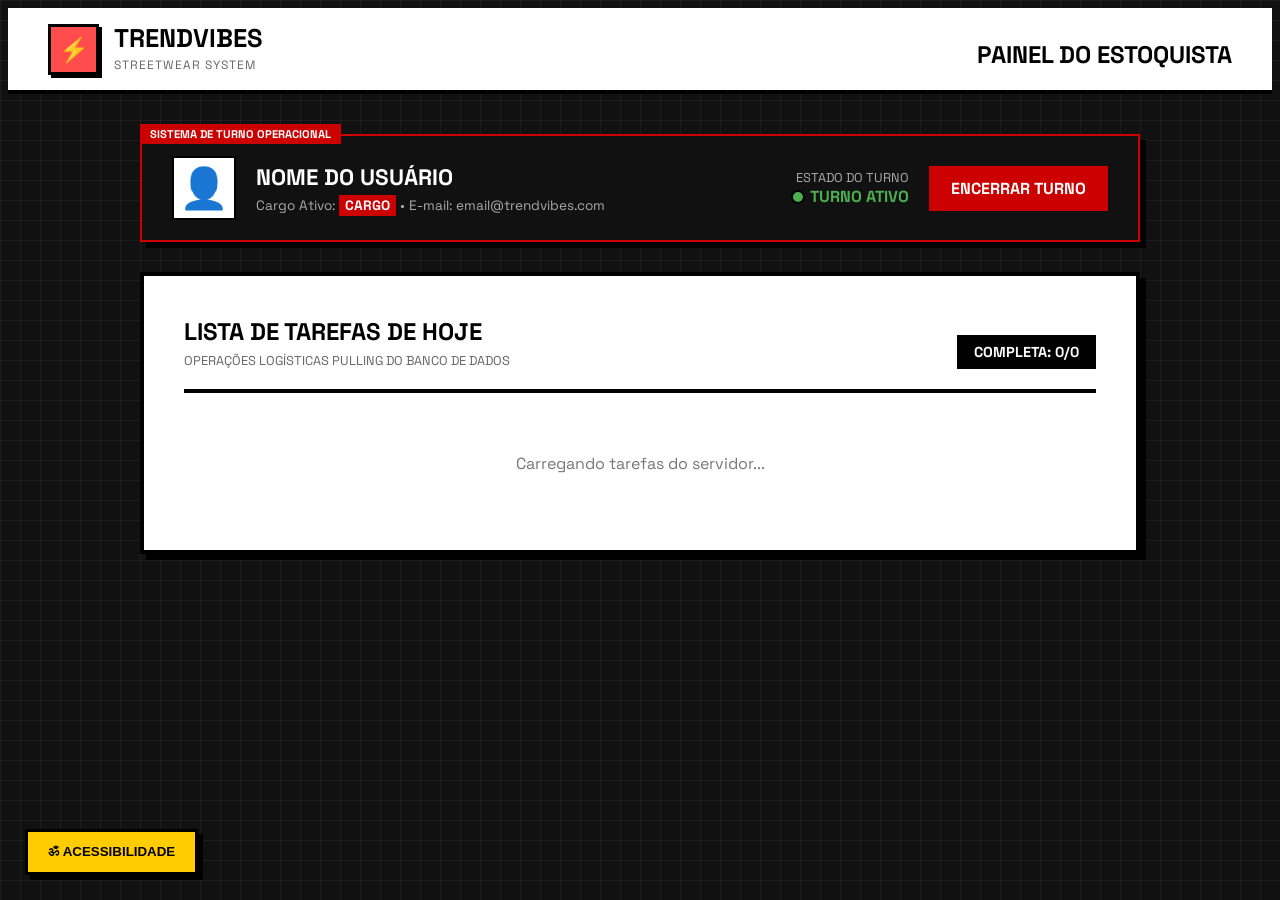
<file: frontend/estoquista.html>
﻿<!DOCTYPE html>
<html lang="pt-BR">
<head>
    <meta charset="UTF-8">
    <meta name="viewport" content="width=device-width, initial-scale=1.0">
    <title>Painel do Estoquista | TrendVibes</title>
    <link rel="stylesheet" href="style.css">
    <link href="https://fonts.googleapis.com/css2?family=JetBrains+Mono:wght@400;700&family=Space+Grotesk:wght@400;600;700;900&display=swap" rel="stylesheet">
    <script src="config.js"></script>
</head>
<body class="dark-grid-bg">

    <!-- Header Global -->
    <header class="main-header">
        <div class="logo">
            <div class="logo-icon">⚡</div>
            <div class="logo-text">
                <h1>TRENDVIBES</h1>
                <span>STREETWEAR SYSTEM</span>
            </div>
        </div>
        <div class="header-info"><h1>PAINEL DO ESTOQUISTA</h1></div>
    </header>

    <main class="system-container" style="max-width: 1000px;">
    
    <div class="user-turn-card">
        <span class="turn-label">SISTEMA DE TURNO OPERACIONAL</span>
        
        <div class="user-info-wrapper">
            <div class="user-avatar">👤</div>
            <div class="user-details">
                <h2 id="perfilNome">NOME DO USUÁRIO</h2>
                <p>Cargo Ativo: <span id="perfilCargo" class="badge-red">CARGO</span> • E-mail: <span id="perfilEmail">email@trendvibes.com</span></p>
            </div>
        </div>
        
        <div class="turn-actions">
            <div class="turn-status">
                <span>ESTADO DO TURNO</span>
                <button id="status-toggle" class="btn-status" onclick="toggleTurnStatus()">
                    <span class="status-dot dot-green"></span> 
                    <span id="status-text">TURNO ATIVO</span>
                </button>
            </div>
            <a href="login.html" class="btn-end-turn">ENCERRAR TURNO</a>
        </div>
    </div>

    <div class="neo-box box-white" style="padding: 40px;">
        <div class="task-header-row">
            <div>
                <h2 class="box-title" style="border: none; margin: 0; padding: 0; font-size: 1.5rem;">LISTA DE TAREFAS DE HOJE</h2>
                <p class="box-subtitle" style="margin: 5px 0 0 0;">OPERAÇÕES LOGÍSTICAS PULLING DO BANCO DE DADOS</p>
            </div>
            <div class="task-counter">COMPLETA: <span id="contador-tarefas">0/0</span></div>
        </div>
        
        <hr class="heavy-hr">

        <div id="lista-tarefas">
            <p style="text-align: center; color: #777; padding: 20px;">Carregando tarefas do servidor...</p>
        </div>
        
    </div>
</main>

    <!-- Acessibilidade -->
    <button id="accessibility-btn" class="btn-accessibility" aria-label="Abrir painel de acessibilidade">
        <span class="acc-icon">ॐ</span> ACESSIBILIDADE
    </button>
    
    <div id="accessibility-panel" class="accessibility-drawer hidden">
        <div class="acc-header">
            <h3>ॐ FERRAMENTAS ACESSÍVEIS</h3>
            <button id="close-accessibility" class="close-btn">X</button>
        </div>
        <div class="acc-content">
            
            <div class="acc-section">
                <h4>TAMANHO DOS TEXTOS</h4>
                <div class="acc-buttons-row">
                    <button id="font-decrease">A-</button>
                    <button id="font-reset">NORMAL</button>
                    <button id="font-increase">A+</button>
                </div>
            </div>

            <div class="acc-section">
                <h4>MODO DE VISUALIZAÇÃO</h4>
                <button id="toggle-contrast" class="acc-btn-full">👁️ ATIVAR ALTO CONTRASTE</button>
            </div>

            <div class="acc-section">
                <h4>FONTE ACESSÍVEL (DISLEXIA)</h4>
                <button id="toggle-dyslexia" class="acc-btn-full">📄 FONTE PARA DISLEXIA</button>
            </div>

            <div class="acc-section">
                <h4>LEITOR DE TELA (TTS)</h4>
                <button id="toggle-tts" class="acc-btn-full">🔊 ATIVAR NARRADOR</button>
            </div>

        </div>
    </div>

    <script src="acessibilidade.js"></script>
  <script>
    // ==========================================
    // FUNÇÃO PARA CARREGAR OS DADOS DO USUÁRIO LOGADO
    // ==========================================
    function carregarDadosUsuario() {
            const usuarioSalvo = localStorage.getItem('usuarioLogado');
            if (!usuarioSalvo) return;
            
            const dadosUsuario = JSON.parse(usuarioSalvo);
            
            document.getElementById('perfilNome').innerText = dadosUsuario.nome.toUpperCase();
            document.getElementById('perfilCargo').innerText = dadosUsuario.cargo.toUpperCase();
            
            const emailSeguro = dadosUsuario.email ? dadosUsuario.email : "email-pendente@trendvibes.com";
            document.getElementById('perfilEmail').innerText = emailSeguro.toLowerCase();

            const btn = document.getElementById('status-toggle');
            const dot = btn.querySelector('.status-dot');
            const text = document.getElementById('status-text');

            if (dadosUsuario.turnoStatus === 'AUSENTE') {
                btn.classList.add('ausente');
                dot.className = 'status-dot dot-yellow';
                text.innerText = 'AUSENTE';
            } else {
                btn.classList.remove('ausente');
                dot.className = 'status-dot dot-green';
                text.innerText = 'TURNO ATIVO';
            }
        }

    // ==========================================
    // BUSCAR TAREFAS DO BANCO
    // ==========================================
    async function carregarTarefas() {
        try {
            const resposta = await fetch(`${window.API_BASE_URL}/api/tarefas`);
            const tarefas = await resposta.json();
            
            const container = document.getElementById('lista-tarefas');
            container.innerHTML = ''; 

            let total = tarefas.length;
            let concluidas = 0;

            tarefas.forEach(tarefa => {
                if(tarefa.status) concluidas++; 

                const card = document.createElement('div');
                card.className = 'task-card';
                if(tarefa.status) card.style.opacity = '0.7';

                card.innerHTML = `
                    <div class="task-info">
                        <h3 style="${tarefa.status ? 'text-decoration: line-through; color: #888;' : ''}">
                            ${tarefa.titulo} 
                            <span class="badge-${tarefa.prioridade.toLowerCase()}">${tarefa.prioridade}</span>
                        </h3>
                        <p style="${tarefa.status ? 'color: #aaa;' : ''}">${tarefa.descricao}</p>
                    </div>
                    <input type="checkbox" ${tarefa.status ? 'checked' : ''} onchange="atualizarStatus(${tarefa.id}, this)">
                `;
                container.appendChild(card);
            });

                document.getElementById('contador-tarefas').innerText = `${concluidas}/${total}`;            
        } catch (erro) {
            console.error("Erro ao carregar tarefas:", erro);
        }
    }

    // ==========================================
    // ATUALIZAR STATUS COM NOME DO USUÁRIO
    // ==========================================
    async function atualizarStatus(id, checkbox) {
        try {
            
            const usuarioSalvo = JSON.parse(localStorage.getItem('usuarioLogado'));
            
            await fetch(`${window.API_BASE_URL}/api/tarefas/${id}`, {
                method: 'PUT',
                headers: { 'Content-Type': 'application/json' },
                body: JSON.stringify({ 
                    status: checkbox.checked,
                    nomeConcluinte: usuarioSalvo.nome 
                })
            });
            carregarTarefas(); 
        } catch (erro) {
            console.error("Erro ao atualizar status:", erro);
        }
    }

   // ==========================================
        // ALTERNÂNCIA DE STATUS DO TURNO (COM MEMÓRIA)
        // ==========================================
        async function toggleTurnStatus() {
            const btn = document.getElementById('status-toggle');
            const dot = btn.querySelector('.status-dot');
            const text = document.getElementById('status-text');
            
            const user = JSON.parse(localStorage.getItem('usuarioLogado'));
            if (!user) return;

            const isAtivo = !btn.classList.contains('ausente');
            const novoStatus = isAtivo ? 'AUSENTE' : 'ATIVO'; 

            try {
                // 1. Atualiza no Banco de Dados (C#)
                await fetch(`${window.API_BASE_URL}/api/turno`, {
                    method: 'PUT',
                    headers: { 'Content-Type': 'application/json' },
                    body: JSON.stringify({ colaboradorId: user.colaboradorId, status: novoStatus })
                });

                // 2. Muda a cor e o texto no ecrã
                if (novoStatus === 'ATIVO') {
                    btn.classList.remove('ausente');
                    dot.className = 'status-dot dot-green';
                    text.innerText = 'TURNO ATIVO';
                } else {
                    btn.classList.add('ausente');
                    dot.className = 'status-dot dot-yellow';
                    text.innerText = 'AUSENTE';
                }

                // 3. AQUI ESTÁ A CORREÇÃO: Guarda na memória do navegador para resistir ao F5!
                user.turnoStatus = novoStatus;
                localStorage.setItem('usuarioLogado', JSON.stringify(user));

                // Se for o painel do Gerente, atualiza a lista de colaboradores na hora
                if (typeof carregarListaEquipe === "function") {
                    carregarListaEquipe();
                }
                
            } catch (erro) { 
                console.error("Erro ao mudar turno:", erro); 
            }
        }

    // ==========================================
    // INICIALIZAÇÃO ÚNICA
    // ==========================================
    window.onload = function() {
        carregarDadosUsuario();
        carregarTarefas();
    };
</script>
</body>
</html>
</file>
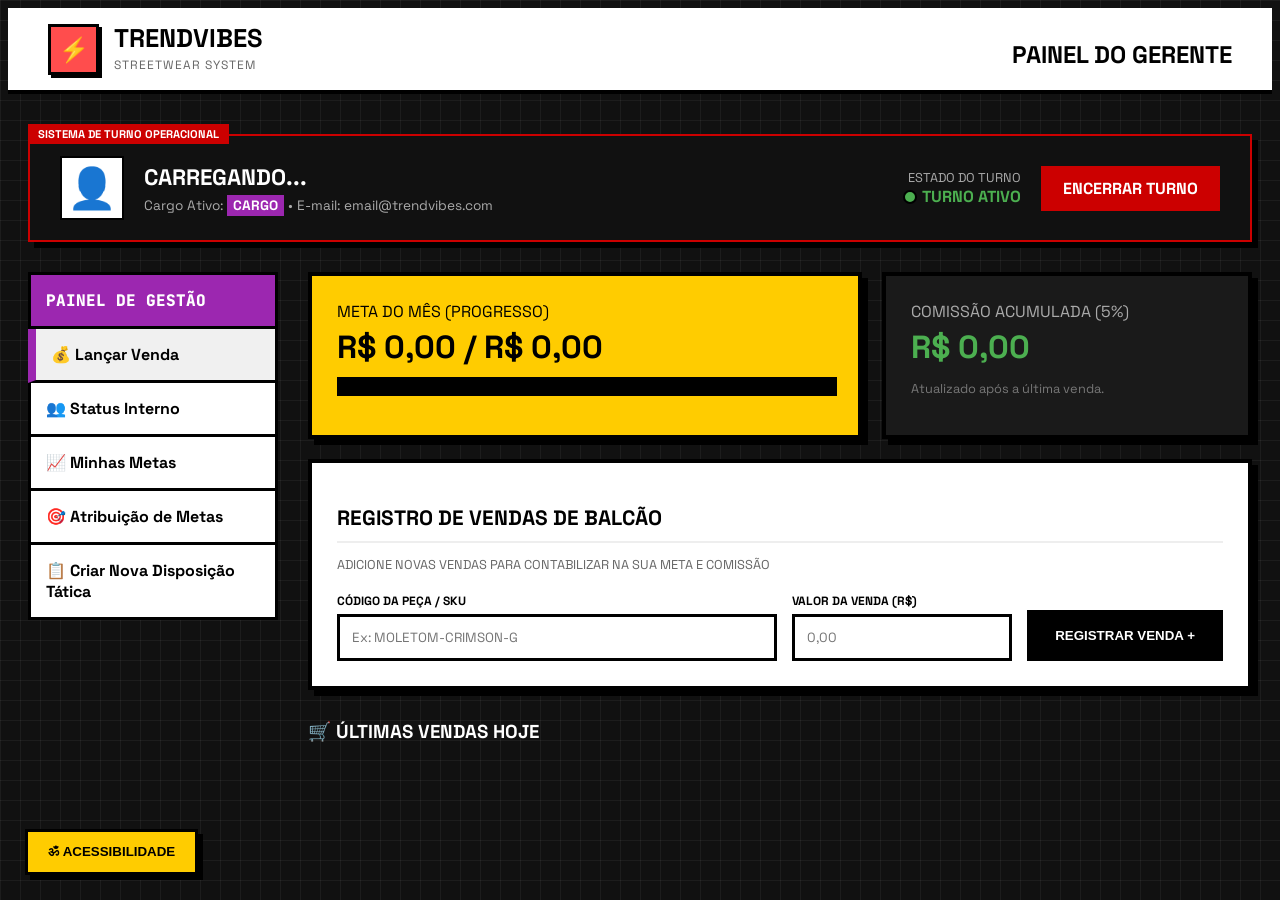
<file: frontend/gerente.html>
﻿<!DOCTYPE html>
<html lang="pt-BR">
<head>
    <meta charset="UTF-8">
    <meta name="viewport" content="width=device-width, initial-scale=1.0">
    <title>Painel Root (Gerência) | TrendVibes</title>
    <link rel="stylesheet" href="style.css">
    <link href="https://fonts.googleapis.com/css2?family=JetBrains+Mono:wght@400;700&family=Space+Grotesk:wght@400;600;700;900&display=swap" rel="stylesheet">
    <script src="config.js"></script>
</head>
<body class="dark-grid-bg">

    <header class="main-header">
        <div class="logo">
            <div class="logo-icon">⚡</div>
            <div class="logo-text"><h1>TRENDVIBES</h1><span>STREETWEAR SYSTEM</span></div>
        </div>
        <div class="header-info"><h1>PAINEL DO GERENTE</h1></div>
    </header>

    <main class="system-container">
        <div class="user-turn-card">
            <span class="turn-label">SISTEMA DE TURNO OPERACIONAL</span>
            <div class="user-info-wrapper">
                <div class="user-avatar">👤</div>
                <div class="user-details">
                    <h2 id="perfilNome">CARREGANDO...</h2>
<p>Cargo Ativo: <span id="perfilCargo" class="badge-purple">CARGO</span> • E-mail: <span id="perfilEmail">email@trendvibes.com</span></p>                </div>
            </div>
            
            <div class="turn-actions">
                <div class="turn-status">
                    <span>ESTADO DO TURNO</span>
                    <button id="status-toggle" class="btn-status" onclick="toggleTurnStatus()">
                        <span class="status-dot dot-green"></span> 
                        <span id="status-text">TURNO ATIVO</span>
                    </button>
                </div>
                <a href="login.html" class="btn-end-turn">ENCERRAR TURNO</a>
            </div>
        </div>

        <div class="system-grid">
            <aside class="system-sidebar">
                <div class="sidebar-title sidebar-title-purple">PAINEL DE GESTÃO</div>
                <ul class="sidebar-menu sidebar-menu-purple">
                    <li class="menu-item active" onclick="switchTab('vendas', this)">💰 Lançar Venda</li>
                    <li class="menu-item" onclick="switchTab('equipe', this)">👥 Status Interno</li>
                    <li class="menu-item" onclick="switchTab('metas', this)">📈 Minhas Metas</li>
                    <li class="menu-item" onclick="switchTab('atribuir', this)">🎯 Atribuição de Metas</li>
                    <li class="menu-item" onclick="switchTab('tatica', this)">📋 Criar Nova Disposição Tática</li>
                </ul>
            </aside>

            <section class="system-content">
                <div id="tab-vendas" class="tab-pane active">
                    <div class="quick-stats-row">
                        <div class="neo-box box-yellow">
                            <span>META DO MÊS (PROGRESSO)</span>
                            <h3 id="textoMeta">R$ 0,00 / R$ 0,00</h3>
                            <div class="progress-bar-dark">
                                <div id="barraMeta" class="progress-fill-dark" style="width: 0%;"></div>
                            </div>
                        </div>
                        <div class="neo-box box-dark">
                            <span style="color: #aaa;">COMISSÃO ACUMULADA (5%)</span>
                            <h3 id="textoComissao" style="color: #4caf50;">R$ 0,00</h3>
                            <p style="font-size: 0.8rem; color: #777;">Atualizado após a última venda.</p>
                        </div>
                    </div>

                    <div class="neo-box box-white" style="margin-top: 20px;">
                        <h2 class="box-title">REGISTRO DE VENDAS DE BALCÃO</h2>
                        <p class="box-subtitle">ADICIONE NOVAS VENDAS PARA CONTABILIZAR NA SUA META E COMISSÃO</p>
                        
                        <form id="form-venda" class="inline-form">
                            <div class="input-group">
                                <label>CÓDIGO DA PEÇA / SKU</label>
                                <input type="text" id="skuVenda" placeholder="Ex: MOLETOM-CRIMSON-G" required>
                            </div>
                            <div class="input-group">
                                <label>VALOR DA VENDA (R$)</label>
                                <input type="text" id="valorVenda" placeholder="0,00" required>
                            </div>
                            <button type="button" class="btn-black" onclick="registrarNovaVenda()">REGISTRAR VENDA +</button>
                        </form>
                    </div>

                    <div class="sales-list-container" style="margin-top: 30px;">
                        <h3 style="color: white; margin-bottom: 20px;">🛒 ÚLTIMAS VENDAS HOJE</h3>
                        <div id="listaHistoricoVendasGerente"></div>
                    </div>
                </div>

                <div id="tab-equipe" class="tab-pane">
                    <div class="neo-box box-white">
                        <h2 class="box-title">STATUS INTERNO DA EQUIPE</h2>
                        <p class="box-subtitle">MONITORAMENTO DETALHADO EM TEMPO REAL DO SISTEMA DE PONTO E TERMINAIS.</p>
                        
                        <div class="team-stats" id="statsEquipeCards"></div>

                        <div class="team-grid" id="listaEquipeStatus"></div>
                    </div>
                </div>

                <div id="tab-metas" class="tab-pane">
                    <div class="neo-box box-white">
                        <h2 class="box-title">PERFORMANCE DO MÊS - MAIO/2026</h2>
                        <p class="box-subtitle">ACOMPANHAMENTO DE METAS E ESTATÍSTICAS DA GERÊNCIA</p>
                        
                        <div class="neo-box box-yellow giant-card">
                            <span>META GLOBAL DO MÊS</span>
                           <div class="giant-values">
                                <h1 id="metaGiantValor">R$ 0,00</h1>
                                <span id="metaGiantMeta">/ R$ 0,00</span>
                            </div>
                            <div class="progress-bar-light">
                                <div id="metaGiantBarra" class="progress-fill-green" style="width: 0%;">0% ALCANÇADO</div>
                            </div>
                        </div>

                        <div class="three-cards-row">
                            <div class="neo-box box-dark">
                                <span style="color: #aaa; font-size: 0.8rem;">BÔNUS ACUMULADO</span>
                                <h3 id="metaComissao" style="color: #4caf50;">R$ 0,00</h3>
                                <p style="font-size: 0.75rem; color: #777;">Base atual calculada</p>
                            </div>
                            <div class="neo-box box-red">
                                <span style="color: #fff; font-size: 0.8rem;">FALTA PARA BATER A META</span>
                                <h3 id="metaFaltaNivel" style="color: #fff;">R$ 0,00</h3>
                                <p style="font-size: 0.75rem; color: #ffcccc;">Atingir o alvo financeiro</p>
                            </div>
                            <div class="neo-box box-white-outline">
                                <span class="summary-label">TICKET MÉDIO</span>
                                <h2 class="summary-value" id="valTicketMedio">R$ 0,00</h2>
                                <p style="font-size: 0.75rem; color: #555;">Média de valor por venda</p>
                            </div>
                        </div>
                    </div>
                </div>

                <div id="tab-atribuir" class="tab-pane">
                    <div class="neo-box box-white">
                        <h2 class="box-title">METAS DOS VENDEDORES GERAL</h2>
                        <p class="box-subtitle">ATRIBUA O ALVO FINANCEIRO E O BÔNUS PARA OS VENDEDORES.</p>
                        
                        <form id="form-atribuir-meta" class="tactical-form" style="margin-top: 30px;">
                            <div class="input-group">
                                <label>VENDEDOR</label>
                                <select id="metaColaboradorId" class="neo-input" required>
                                    <option value="">Carregando vendedores...</option>
                                </select>
                            </div>
                            <div class="input-group">
                                <label>ALVO FINANCEIRO GLOBAL (R$)</label>
                                <input type="number" id="metaValor" placeholder="Ex: 25000" class="neo-input" required>
                            </div>
                            <div class="input-group">
                                <label>% BÔNUS SOBRE FATURAMENTO</label>
                                <input type="number" id="metaBonus" placeholder="Ex: 5.0" class="neo-input" step="0.1" required>
                            </div>
                            <div class="full-width">
                                <button type="button" class="btn-full-black" onclick="salvarMetaEquipe()">SALVAR META</button>
                            </div>
                        </form>

                        <div class="goals-table-container" style="margin-top: 40px;">
                            <div class="list-title" style="display: flex; align-items: center; gap: 10px; font-weight: 900; color: #000; margin-bottom: 15px;">
                                <span style="width: 4px; height: 20px; background: var(--brand-red); display: inline-block;"></span> 
                                PAINEL DE PROGRESSO
                            </div>
                            
                            <div class="goals-header" style="display: grid; grid-template-columns: 2fr 2fr 1fr; font-weight: 900; font-family: var(--font-mono); border-bottom: 4px solid #000; padding-bottom: 10px; margin-bottom: 15px; font-size: 0.85rem;">
                                <div>VENDEDOR</div>
                                <div>PROGRESSO ATUAL</div>
                                <div style="text-align: right;">AÇÕES</div>
                            </div>

                            <div id="listaProgressoEquipe"></div>
                            
                        </div>
                    </div>
                </div>

                <div id="tab-tatica" class="tab-pane">
                    <div class="neo-box box-white">
                        <h2 class="box-title">CRIAR NOVA DISPOSIÇÃO TÁTICA</h2>
                        <p class="box-subtitle">AGENDAMENTO DE TAREFAS LOGÍSTICAS E OPERACIONAIS PARA A EQUIPE.</p>
                        
                        <form id="form-tarefa" class="tactical-form" style="margin-top: 30px;">
                            <div style="display: grid; grid-template-columns: 1fr 1fr; gap: 20px;">
                                <div class="input-group">
                                    <label>TÍTULO DA ATIVIDADE</label>
                                    <input type="text" id="tarefaTitulo" class="neo-input" placeholder="Ex: Organizar Cabides Central" required>
                                </div>
                                <div class="input-group">
                                    <label>RESPONSÁVEL</label>
                                    <select id="tarefaResponsavel" class="neo-input">
                                        <option value="Estoque">Equipe de Estoque</option>
                                        <option value="Vendas">Equipe de Vendas</option>
                                        <option value="Geral">Geral (Todos)</option>
                                    </select>
                                </div>
                                <div class="input-group">
                                    <label>PRIORIDADE</label>
                                    <select id="tarefaPrioridade" class="neo-input">
                                        <option value="ALTA">Alta prioridade</option>
                                        <option value="MEDIA">Média prioridade</option>
                                        <option value="BAIXA">Baixa prioridade</option>
                                    </select>
                                </div>
                                <div class="input-group">
                                    <label>DATA / PRAZO DE ENTREGA</label>
                                    <input type="date" id="tarefaData" class="neo-input" required>
                                </div>
                            </div>
                            
                            <div class="input-group full-width" style="margin-top: 20px;">
                                <label>DIRETRIZES DETALHADAS</label>
                                <textarea id="tarefaDescricao" class="neo-input" rows="4" placeholder="Insira o roteiro da tarefa..."></textarea>
                            </div>
                            
                            <div class="full-width" style="margin-top: 20px;">
                                <button type="button" class="btn-full-black" onclick="criarNovaTarefa()">AGENDAR TAREFA NO TERMINAL</button>
                            </div>
                        </form>

                        <div style="margin-top: 50px; border-top: 4px solid #000; padding-top: 20px;">
                            <h3 style="color: #000; font-weight: 900; margin-bottom: 20px;">👁️ ACOMPANHAMENTO EM TEMPO REAL (HOJE)</h3>
                            <div id="listaAcompanhamentoTarefas">
                            </div>
                        </div>
                    </div>
                </div>

            </section>

        </div>
    </main>

     <!-- Acessibilidade -->
<button id="accessibility-btn" class="btn-accessibility" aria-label="Abrir painel de acessibilidade">
        <span class="acc-icon">ॐ</span> ACESSIBILIDADE
    </button>
    
    <div id="accessibility-panel" class="accessibility-drawer hidden">
        <div class="acc-header">
            <h3>ॐ FERRAMENTAS ACESSÍVEIS</h3>
            <button id="close-accessibility" class="close-btn">X</button>
        </div>
        <div class="acc-content">
            <div class="acc-section">
                <h4>TAMANHO DOS TEXTOS</h4>
                <div class="acc-buttons-row">
                    <button id="font-decrease">A-</button>
                    <button id="font-reset">NORMAL</button>
                    <button id="font-increase">A+</button>
                </div>
            </div>
            <div class="acc-section">
                <h4>MODO DE VISUALIZAÇÃO</h4>
                <button id="toggle-contrast" class="acc-btn-full">👁️ ATIVAR ALTO CONTRASTE</button>
            </div>
            <div class="acc-section">
                <h4>FONTE ACESSÍVEL (DISLEXIA)</h4>
                <button id="toggle-dyslexia" class="acc-btn-full">📄 FONTE PARA DISLEXIA</button>
            </div>
            <div class="acc-section">
                <h4>LEITOR DE TELA (TTS)</h4>
                <button id="toggle-tts" class="acc-btn-full">🔊 ATIVAR NARRADOR</button>
            </div>
        </div>
    </div>

    <script src="acessibilidade.js"></script>
    
    <script>
        // ==========================================
        // DADOS DO USUÁRIO E TURNO
        // ==========================================
       function carregarDadosUsuario() {
            const usuarioSalvo = localStorage.getItem('usuarioLogado');
            if (!usuarioSalvo) return;
            
            const dadosUsuario = JSON.parse(usuarioSalvo);
            
            document.getElementById('perfilNome').innerText = dadosUsuario.nome.toUpperCase();
            document.getElementById('perfilCargo').innerText = dadosUsuario.cargo.toUpperCase();
            
            const emailSeguro = dadosUsuario.email ? dadosUsuario.email : "email-pendente@trendvibes.com";
            document.getElementById('perfilEmail').innerText = emailSeguro.toLowerCase();

            const btn = document.getElementById('status-toggle');
            const dot = btn.querySelector('.status-dot');
            const text = document.getElementById('status-text');

            if (dadosUsuario.turnoStatus === 'AUSENTE') {
                btn.classList.add('ausente');
                dot.className = 'status-dot dot-yellow';
                text.innerText = 'AUSENTE';
            } else {
                btn.classList.remove('ausente');
                dot.className = 'status-dot dot-green';
                text.innerText = 'TURNO ATIVO';
            }
        }

       // ==========================================
        // ALTERNÂNCIA DE STATUS DO TURNO (COM MEMÓRIA)
        // ==========================================
        async function toggleTurnStatus() {
            const btn = document.getElementById('status-toggle');
            const dot = btn.querySelector('.status-dot');
            const text = document.getElementById('status-text');
            
            const user = JSON.parse(localStorage.getItem('usuarioLogado'));
            if (!user) return;

            const isAtivo = !btn.classList.contains('ausente');
            const novoStatus = isAtivo ? 'AUSENTE' : 'ATIVO'; 

            try {
                // 1. Atualiza no Banco de Dados (C#)
                await fetch(`${window.API_BASE_URL}/api/turno`, {
                    method: 'PUT',
                    headers: { 'Content-Type': 'application/json' },
                    body: JSON.stringify({ colaboradorId: user.colaboradorId, status: novoStatus })
                });

                // 2. Muda a cor e o texto no ecrã
                if (novoStatus === 'ATIVO') {
                    btn.classList.remove('ausente');
                    dot.className = 'status-dot dot-green';
                    text.innerText = 'TURNO ATIVO';
                } else {
                    btn.classList.add('ausente');
                    dot.className = 'status-dot dot-yellow';
                    text.innerText = 'AUSENTE';
                }

                // 3. AQUI ESTÁ A CORREÇÃO: Guarda na memória do navegador para resistir ao F5!
                user.turnoStatus = novoStatus;
                localStorage.setItem('usuarioLogado', JSON.stringify(user));

                // Se for o painel do Gerente, atualiza a lista de colaboradores na hora
                if (typeof carregarListaEquipe === "function") {
                    carregarListaEquipe();
                }
                
            } catch (erro) { 
                console.error("Erro ao mudar turno:", erro); 
            }
        }
        // ==========================================
        // PAINEL DE STATUS INTERNO DA EQUIPE (GERENTE)
        // ==========================================
        async function carregarListaEquipe() {
            try {
                const res = await fetch(`${window.API_BASE_URL}/api/equipe/status`);
                const equipe = await res.json();
                
                const statsContainer = document.getElementById('statsEquipeCards');
                const gridContainer = document.getElementById('listaEquipeStatus');
                if(!statsContainer || !gridContainer) return;
                
                let total = equipe.length;
                let ativos = equipe.filter(e => e.turnoStatus === 'ATIVO').length;
                let ausentes = total - ativos;

                statsContainer.innerHTML = `
                    <div class="stat-chip bg-black-chip">TOTAL: ${total} COLABORADORES</div>
                    <div class="stat-chip bg-green-chip">🟢 ${ativos} ATIVOS NO TURNO</div>
                    <div class="stat-chip bg-yellow-chip">🟡 ${ausentes} AUSENTES / OFFLINE</div>
                `;

                gridContainer.innerHTML = equipe.map(colab => {
                    const isAtivo = colab.turnoStatus === 'ATIVO';
                    const badgeClass = isAtivo ? 'bg-green' : 'bg-yellow';
                    const badgeText = isAtivo ? '🟢 ATIVO' : '🟡 AUSENTE';
                    
                    return `
                        <div class="team-card">
                            <div class="team-card-badge ${badgeClass}">${badgeText}</div>
                            <h3 style="margin-top: 0; font-size: 1.1rem; text-transform: uppercase;">${colab.nome}</h3>
                            <span style="color: var(--brand-red); font-weight: 900; font-size: 0.8rem; text-transform: uppercase;">${colab.cargo}</span>
                            
                            <div class="team-details" style="margin-top: 15px;">
                                <p><strong>Entrada no Sistema:</strong> ${colab.horaEntrada === '--:--' ? '--:--' : 'Hoje, ' + colab.horaEntrada}</p>
                                <p><strong>Saída do Sistema:</strong> ${colab.horaSaida === '--:--' ? '--:--' : 'Hoje, ' + colab.horaSaida}</p>
                            </div>
                        </div>
                    `;
                }).join('');
            } catch (e) { console.error("Erro ao carregar equipe:", e); }
        }

        function switchTab(tabId, element) {
            document.querySelectorAll('.menu-item').forEach(el => el.classList.remove('active'));
            document.querySelectorAll('.tab-pane').forEach(el => el.classList.remove('active'));
            element.classList.add('active');
            document.getElementById('tab-' + tabId).classList.add('active');
        }

        // ==========================================
        // VENDAS (REGISTRAR E CARREGAR)
        // ==========================================
        async function registrarNovaVenda() {
            const skuDigitado = document.getElementById('skuVenda').value;
            let valorDigitado = document.getElementById('valorVenda').value;

            if (!skuDigitado || !valorDigitado) {
                alert("Preencha o código da peça e o valor!");
                return;
            }

            valorDigitado = parseFloat(valorDigitado.replace(',', '.'));
            const usuarioSalvo = localStorage.getItem('usuarioLogado');
            if (!usuarioSalvo) return;
            const dadosUsuario = JSON.parse(usuarioSalvo);

            try {
                const resposta = await fetch(`${window.API_BASE_URL}/api/vendas`, {
                    method: 'POST',
                    headers: { 'Content-Type': 'application/json' },
                    body: JSON.stringify({
                        colaboradorId: dadosUsuario.colaboradorId, 
                        sku: skuDigitado.toUpperCase(),
                        valor: valorDigitado
                    })
                });

                const dados = await resposta.json();
                if (resposta.ok && dados.sucesso) {
                    alert(`Venda Registrada! Comissão: R$ ${dados.comissao.toFixed(2)}`);
                    document.getElementById('skuVenda').value = '';
                    document.getElementById('valorVenda').value = '';
                    carregarHistoricoVendas(); 
                    carregarResumoMetas(); 
                } else {
                    alert("Erro: " + dados.mensagem);
                }
            } catch (erro) { console.error(erro); }
        }

        async function carregarHistoricoVendas() {
            const usuarioSalvo = localStorage.getItem('usuarioLogado');
            if (!usuarioSalvo) return;
            const dadosUsuario = JSON.parse(usuarioSalvo);

            try {
                const resposta = await fetch(`${window.API_BASE_URL}/api/vendas/${dadosUsuario.colaboradorId}`);
                const historico = await resposta.json();

                const container = document.getElementById('listaHistoricoVendasGerente');
                if(!container) return;
                
                container.innerHTML = historico.length === 0 ? '<p style="color: gray;">Nenhuma venda registrada hoje.</p>' : ''; 

                historico.forEach(venda => {
                    const card = document.createElement('div');
                    card.className = "neo-box";
                    card.style.display = "flex";
                    card.style.justifyContent = "space-between";
                    card.style.alignItems = "center";
                    card.style.marginBottom = "15px";
                    card.style.padding = "15px";

                    card.innerHTML = `
                        <div style="display: flex; align-items: center; gap: 15px;">
                            <div style="font-size: 1.5rem;">🛒</div>
                            <div>
                                <h4 style="margin: 0; color: #000;">${venda.sku}</h4>
                                <small style="color: #666;">⏱ ${venda.hora} • Registro de Caixa</small>
                            </div>
                        </div>
                        <div style="text-align: right;">
                            <h3 style="margin: 0; color: #000;">R$ ${venda.valor.toFixed(2).replace('.', ',')}</h3>
                            <small style="color: #4caf50; font-weight: bold;">+ R$ ${venda.comissao.toFixed(2).replace('.', ',')} (Comissão)</small>
                        </div>
                    `;
                    container.appendChild(card);
                });
            } catch (erro) { console.error("Erro ao carregar histórico:", erro); }
        }

        // ==========================================
        // METAS (ATUALIZADA COM O PAINEL GIGANTE)
        // ==========================================
        async function carregarResumoMetas() {
            const user = JSON.parse(localStorage.getItem('usuarioLogado'));
            if (!user) return;
            
            try {
                // A API puxa a meta definida pelo RH e as vendas gerais
                const res = await fetch(`${window.API_BASE_URL}/api/vendas/resumo/${user.colaboradorId}`);
                const data = await res.json();
                
                if (data.sucesso) {
                    const format = (val) => val.toLocaleString('pt-BR', { minimumFractionDigits: 2 });
                    const meta = parseFloat(data.metaMensal);
                    const vendido = parseFloat(data.totalVendas);
                    let progresso = (vendido / meta) * 100;
                    if (progresso > 100) progresso = 100;
                    
                    document.getElementById('textoMeta').innerHTML = `R$ ${format(vendido)} <small>/ R$ ${format(meta)}</small>`;
                    document.getElementById('textoComissao').innerText = `R$ ${format(data.totalComissao)}`;
                    document.getElementById('barraMeta').style.width = Math.min(progresso, 100) + "%";

                    if(document.getElementById('metaGiantValor')) {
                        document.getElementById('metaGiantValor').innerText = `R$ ${format(vendido)}`;
                        document.getElementById('metaGiantMeta').innerText = `/ R$ ${format(meta)}`;
                        
                        const barraGiant = document.getElementById('metaGiantBarra');
                        barraGiant.style.width = `${Math.min(progresso, 100)}%`;
                        barraGiant.innerText = `${progresso.toFixed(1).replace('.', ',')}% ALCANÇADO`;
                        barraGiant.style.color = '#000'; 
                        
                        document.getElementById('metaComissao').innerText = `R$ ${format(data.totalComissao)}`;
                        
                        const faltaParaMeta = Math.max(0, meta - vendido);
                        document.getElementById('metaFaltaNivel').innerText = `R$ ${format(faltaParaMeta)}`;
                    }
                }
            } catch (erro) { console.error("Erro ao atualizar metas:", erro); }
        }

        // ==========================================
        // GESTÃO DE METAS DA EQUIPE (GERENTE)
        // ==========================================
        async function salvarMetaEquipe() {
            const dados = {
                colaboradorId: parseInt(document.getElementById('metaColaboradorId').value),
                valorMeta: parseFloat(document.getElementById('metaValor').value),
                bonusPercentual: parseFloat(document.getElementById('metaBonus').value),
                mesReferencia: "05/2026"
            };

            if(!dados.colaboradorId || isNaN(dados.valorMeta) || isNaN(dados.bonusPercentual)){
                alert("Preencha todos os campos do formulário corretamente.");
                return;
            }

            const res = await fetch(`${window.API_BASE_URL}/api/metas`, {
                method: 'POST',
                headers: { 'Content-Type': 'application/json' },
                body: JSON.stringify(dados)
            });

            if (res.ok) {
                alert("Meta do Vendedor atualizada com sucesso!");
                document.getElementById('form-atribuir-meta').reset();
                carregarProgressoEquipe(); 
            } else {
                alert("Erro ao salvar a meta.");
            }
        }

        async function carregarProgressoEquipe() {
            try {
                const res = await fetch(`${window.API_BASE_URL}/api/vendas/equipe/resumo`);
                const equipe = await res.json();
                const container = document.getElementById('listaProgressoEquipe');
                if(!container) return;
                
                container.innerHTML = '';
                const format = (val) => val.toLocaleString('pt-BR', { minimumFractionDigits: 2 });

                if(equipe.length === 0) {
                    container.innerHTML = '<p style="color: gray; font-family: var(--font-mono);">Nenhum vendedor ativo encontrado.</p>';
                    return;
                }

                equipe.forEach(vendedor => {
                    let progresso = (vendedor.totalVendas / vendedor.metaMensal) * 100;
                    if (progresso > 100) progresso = 100;
                    
                    let corBarra = progresso >= 70 ? '#00fa9a' : 'var(--brand-yellow)';

                    const row = document.createElement('div');
                    row.style.cssText = "display: grid; grid-template-columns: 2fr 2fr 1fr; align-items: center; padding: 15px 0; border-bottom: 2px dashed #ccc;";
                    
                    row.innerHTML = `
                        <div>
                            <strong>${vendedor.nome.toUpperCase()} (ID: ${vendedor.colaboradorId})</strong><br>
                            <span style="font-size: 0.8rem; color: #666;">Alvo: R$ ${format(vendedor.metaMensal)} • Bônus: ${vendedor.bonusPercentual}%</span>
                        </div>
                        <div style="padding-right: 20px;">
                            <div style="display: flex; justify-content: space-between; font-size: 0.8rem; font-weight: bold; margin-bottom: 5px;">
                                <span>R$ ${format(vendedor.totalVendas)}</span>
                                <span style="color: ${corBarra};">${progresso.toFixed(1).replace('.', ',')}%</span>
                            </div>
                            <div class="progress-bar-dark" style="height: 10px; margin:0; width: 100%; background: #000; border: 2px solid #000;">
                                <div class="progress-fill-dark" style="background: ${corBarra}; width: ${progresso}%; height: 100%;"></div>
                            </div>
                        </div>
                        <div style="text-align: right;">
                            <button class="btn-outline" style="background: #fff; border: 3px solid #000; padding: 8px 15px; font-weight: 900; cursor: pointer; box-shadow: 3px 3px 0 #000;" 
                            onclick="editarMetaEquipe(${vendedor.colaboradorId}, ${vendedor.metaMensal}, ${vendedor.bonusPercentual})">EDITAR</button>
                        </div>
                    `;
                    container.appendChild(row);
                });
            } catch(e) { console.error("Erro ao carregar equipe:", e); }
        }

        function editarMetaEquipe(id, metaAtual, bonusAtual) {
            document.getElementById('metaColaboradorId').value = id;
            document.getElementById('metaValor').value = metaAtual;
            document.getElementById('metaBonus').value = bonusAtual;
            
            document.getElementById('metaValor').focus();
            window.scrollTo({ top: document.getElementById('tab-atribuir').offsetTop, behavior: 'smooth' });
        }

        // ==========================================
        // CARREGAR VENDEDORES NO MENU SUSPENSO
        // ==========================================
        async function carregarVendedoresDropdown() {
            try {
                const res = await fetch(`${window.API_BASE_URL}/api/colaboradores/simples`);
                const colaboradores = await res.json();
                
                const selectVendedor = document.getElementById('metaColaboradorId');
                if(!selectVendedor) return;

                let options = '<option value="">-- Selecione um Vendedor --</option>';
                
                colaboradores.forEach(c => {
                    if(c.cargo === 'Vendedor') {
                        options += `<option value="${c.id}">${c.nome}</option>`;
                    }
                });
                
                selectVendedor.innerHTML = options;
            } catch (err) { console.error("Erro ao carregar vendedores:", err); }
        }

        // ==========================================
        // CRIAR NOVA TAREFA TÁTICA
        // ==========================================
        async function criarNovaTarefa() {
            const titulo = document.getElementById('tarefaTitulo').value;
            const descricao = document.getElementById('tarefaDescricao').value;
            const prioridade = document.getElementById('tarefaPrioridade').value;
            const dataTarefa = document.getElementById('tarefaData').value;

            if (!titulo || !dataTarefa) {
                alert("Erro: Preencha o Título e a Data/Prazo de Entrega!");
                return;
            }

            try {
                const res = await fetch(`${window.API_BASE_URL}/api/tarefas`, {
                    method: 'POST',
                    headers: { 'Content-Type': 'application/json' },
                    body: JSON.stringify({
                        titulo: titulo,
                        descricao: descricao,
                        prioridade: prioridade,
                        dataTarefa: dataTarefa
                    })
                });

                if (res.ok) {
                    alert("Tarefa agendada e enviada para o Estoque com sucesso!");
                    document.getElementById('form-tarefa').reset();
                    carregarAcompanhamentoTarefas(); 
                } else {
                    alert("Erro ao agendar a tarefa.");
                }
            } catch (erro) {
                console.error("Erro na requisição:", erro);
                alert("Falha na comunicação com o servidor.");
            }
        }

        // ==========================================
        // ACOMPANHAMENTO DE TAREFAS (GERENTE)
        // ==========================================
        async function carregarAcompanhamentoTarefas() {
            try {
                const res = await fetch(`${window.API_BASE_URL}/api/tarefas`);
                const tarefas = await res.json();
                const container = document.getElementById('listaAcompanhamentoTarefas');
                if(!container) return;

                container.innerHTML = '';
                if(tarefas.length === 0) {
                    container.innerHTML = '<p style="color: gray; font-family: var(--font-mono);">Nenhuma tarefa agendada para hoje.</p>';
                    return;
                }

                tarefas.forEach(t => {
                    const isConcluida = t.status;
                    const statusHtml = isConcluida 
                        ? `<span style="color: #4caf50; font-weight: bold;">✔ CONCLUÍDO por ${t.concluidoPorNome.toUpperCase()} às ${t.horaConclusao}</span>` 
                        : `<span style="color: var(--brand-yellow); font-weight: bold; background: #000; padding: 3px 8px; border-radius: 3px;">⏳ PENDENTE</span>`;

                    container.innerHTML += `
                        <div style="background: #f9f9f9; border-left: 5px solid ${isConcluida ? '#4caf50' : '#000'}; padding: 15px; margin-bottom: 10px; display: flex; justify-content: space-between; align-items: center;">
                            <div>
                                <strong style="font-size: 1.1rem; color: #000;">${t.titulo}</strong>
                                <span class="badge-${t.prioridade.toLowerCase()}" style="margin-left: 10px; font-size: 0.7rem;">${t.prioridade}</span>
                            </div>
                            <div style="font-size: 0.85rem;">
                                ${statusHtml}
                            </div>
                        </div>
                    `;
                });
            } catch(e) { console.error("Erro ao carregar acompanhamento:", e); }
        }

        // ==========================================
        // CÁLCULO DE TICKET MÉDIO
        // ==========================================
        async function carregarTicketMedio() {
            const user = JSON.parse(localStorage.getItem('usuarioLogado'));
            if (!user) return;

            try {
                const res = await fetch(`${window.API_BASE_URL}/api/ticket/${user.colaboradorId}`);
                const dados = await res.json();
                
                if (dados.sucesso) {
                    const formatar = (valor) => valor.toLocaleString('pt-BR', { style: 'currency', currency: 'BRL' });
                    const el = document.getElementById('valTicketMedio');
                    if (el) el.innerText = formatar(dados.ticket);
                }
            } catch (err) {
                console.error("Erro ao carregar Ticket Médio:", err);
            }
        }
        
  // ==========================================
        // INICIALIZAÇÃO DA PÁGINA
        // ==========================================
        window.onload = () => {
            carregarDadosUsuario();
            carregarResumoMetas();
            carregarHistoricoVendas();
            carregarProgressoEquipe();
            carregarListaEquipe();
            carregarAcompanhamentoTarefas();
            carregarVendedoresDropdown();
            carregarTicketMedio();
        };

    </script>
</body>
</html>
</file>
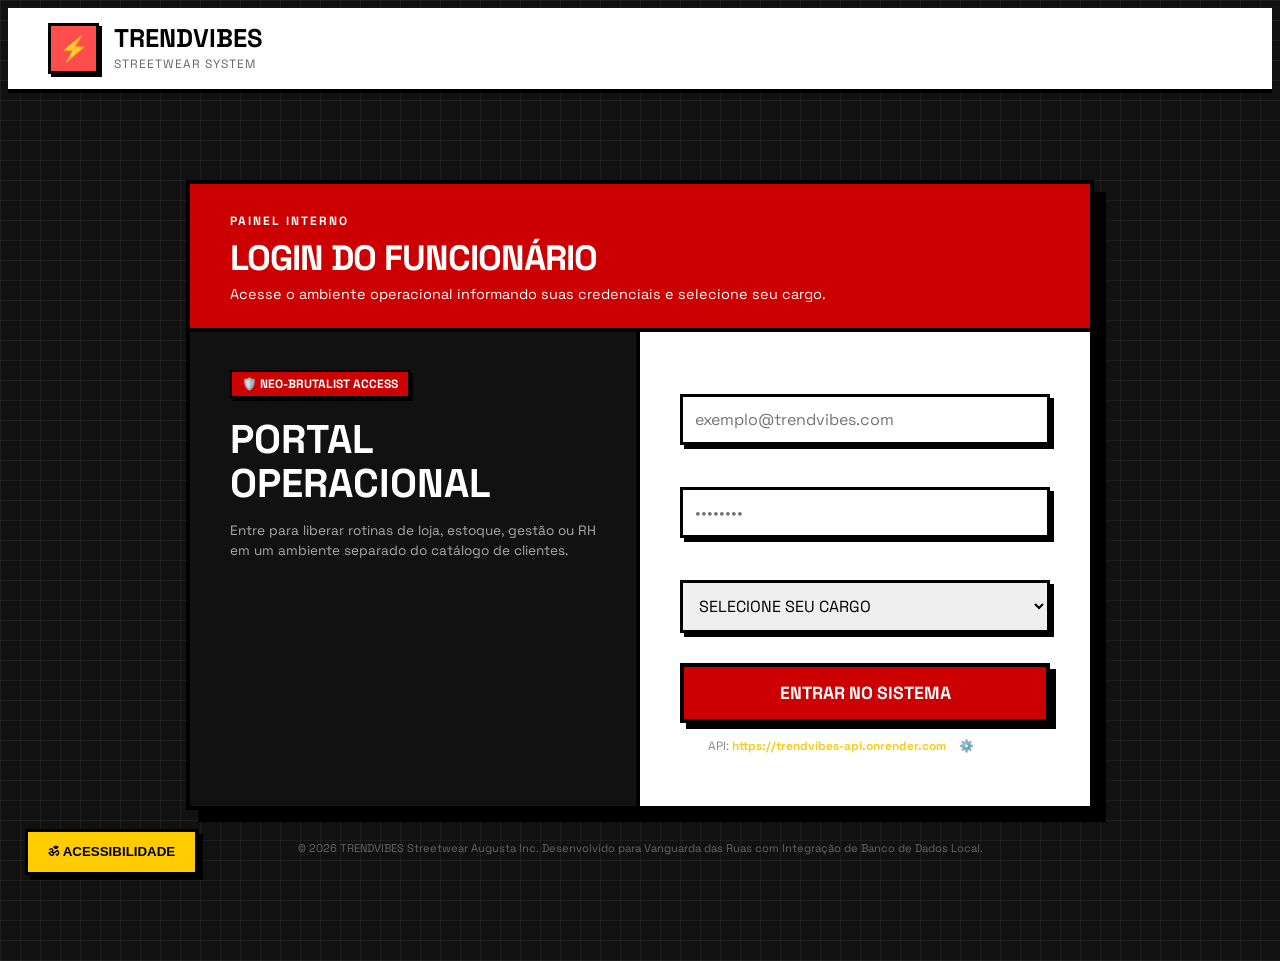
<file: frontend/login.html>
﻿<!DOCTYPE html>
<html lang="pt-BR">
<head>
    <meta charset="UTF-8">
    <meta name="viewport" content="width=device-width, initial-scale=1.0">
    <title>Login Operacional | TrendVibes</title>
    <link rel="stylesheet" href="style.css">
    <link href="https://fonts.googleapis.com/css2?family=JetBrains+Mono:wght@400;700&family=Space+Grotesk:wght@400;600;700;900&display=swap" rel="stylesheet">
    <script src="config.js"></script>
</head>
<body class="dark-grid-bg">

    <!-- Header Global -->
    <header class="main-header">
        <div class="logo">
            <div class="logo-icon">⚡</div>
            <div class="logo-text">
                <h1>TRENDVIBES</h1>
                <span>STREETWEAR SYSTEM</span>
            </div>
        </div>
    </header>

    <main class="login-wrapper">
        <div class="neo-login-container">
            
            <div class="login-banner">
                <span class="small-caps">PAINEL INTERNO</span>
                <h2>LOGIN DO FUNCIONÁRIO</h2>
                <p>Acesse o ambiente operacional informando suas credenciais e selecione seu cargo.</p>
            </div>
            
            <div class="login-split">
                
                <div class="login-info-side">
                    <span class="badge-red" style="font-family: var(--font-mono); font-size: 0.75rem; border: 2px solid #000; box-shadow: 3px 3px 0 #000; padding: 4px 10px;">🛡️ NEO-BRUTALIST ACCESS</span>
                    <h3>PORTAL<br>OPERACIONAL</h3>
                    <p>Entre para liberar rotinas de loja, estoque, gestão ou RH em um ambiente separado do catálogo de clientes.</p>
                </div>
                
                <div class="login-form-side">
                    <form id="login-form">
                        
                        <div class="input-group">
                            <label style="font-family: var(--font-mono); font-weight: 900; font-size: 0.8rem; text-transform: uppercase;">Usuário / E-mail</label>
                            <input type="email" id="email" class="neo-input" placeholder="exemplo@trendvibes.com" required style="box-shadow: 4px 4px 0 #000;">
                        </div>
                        
                        <div class="input-group" style="margin-top: 20px;">
                            <label style="font-family: var(--font-mono); font-weight: 900; font-size: 0.8rem; text-transform: uppercase;">Senha</label>
                            <input type="password" id="senha" class="neo-input" placeholder="••••••••" required style="box-shadow: 4px 4px 0 #000;">
                        </div>
                        
                        <div class="input-group" style="margin-top: 20px;">
                            <label style="font-family: var(--font-mono); font-weight: 900; font-size: 0.8rem; text-transform: uppercase;">Cargo</label>
                            <select id="cargo" class="neo-input" required style="box-shadow: 4px 4px 0 #000; cursor: pointer;">
                            <option value="" disabled selected>SELECIONE SEU CARGO</option>
                            <option value="Vendedor">Vendedor</option>
                            <option value="Estoquista">Estoquista</option>
                            <option value="Gerente">Gerente</option>
                            <option value="RH">RH</option>
                        </select>
                        </div>
                        
                        <div style="margin-top: 30px;">
                            <button type="button" class="btn-login-neo" onclick="realizarLogin()">ENTRAR NO SISTEMA</button>
                        </div>

                        <p style="margin-top: 15px; font-size: 0.75rem; font-family: var(--font-mono); color: #888; text-align: center;">
                            API: <strong id="api-url-display" style="color: #FACC15;"></strong> 
                            <a href="javascript:void(0)" onclick="alterarServidor()" style="color: #fff; text-decoration: underline; margin-left: 6px;">[⚙️ Alterar]</a>
                        </p>

                    </form>
                </div>

            </div>
        </div>
        
        <p class="login-footer-text">© 2026 TRENDVIBES Streetwear Augusta Inc. Desenvolvido para Vanguarda das Ruas com Integração de Banco de Dados Local.</p>
    </main>

    <!-- Acessibilidade -->
<button id="accessibility-btn" class="btn-accessibility" aria-label="Abrir painel de acessibilidade">
        <span class="acc-icon">ॐ</span> ACESSIBILIDADE
    </button>
    
    <div id="accessibility-panel" class="accessibility-drawer hidden">
        <div class="acc-header">
            <h3>ॐ FERRAMENTAS ACESSÍVEIS</h3>
            <button id="close-accessibility" class="close-btn">X</button>
        </div>
        <div class="acc-content">
            <div class="acc-section">
                <h4>TAMANHO DOS TEXTOS</h4>
                <div class="acc-buttons-row">
                    <button id="font-decrease">A-</button>
                    <button id="font-reset">NORMAL</button>
                    <button id="font-increase">A+</button>
                </div>
            </div>
            <div class="acc-section">
                <h4>MODO DE VISUALIZAÇÃO</h4>
                <button id="toggle-contrast" class="acc-btn-full">👁️ ATIVAR ALTO CONTRASTE</button>
            </div>
            <div class="acc-section">
                <h4>FONTE ACESSÍVEL (DISLEXIA)</h4>
                <button id="toggle-dyslexia" class="acc-btn-full">📄 FONTE PARA DISLEXIA</button>
            </div>
            <div class="acc-section">
                <h4>LEITOR DE TELA (TTS)</h4>
                <button id="toggle-tts" class="acc-btn-full">🔊 ATIVAR NARRADOR</button>
            </div>
        </div>
    </div>

    <script src="acessibilidade.js"></script>
    
    <script>
        document.addEventListener('DOMContentLoaded', () => {
            const display = document.getElementById('api-url-display');
            if (display) display.textContent = window.API_BASE_URL;
        });

        function alterarServidor() {
            const atual = localStorage.getItem('TRENDVIBES_API_URL') || window.API_BASE_URL;
            const nova = prompt("Digite a URL base da API do TrendVibes no Render:\nExemplo: https://trendvibes-api.onrender.com", atual);
            if (nova !== null && nova.trim() !== "") {
                localStorage.setItem('TRENDVIBES_API_URL', nova.trim());
                location.reload();
            }
        }

        async function realizarLogin() {
            const emailDigitado = document.getElementById('email').value;
            const senhaDigitada = document.getElementById('senha').value;
            const cargoSelecionado = document.getElementById('cargo').value; 

            if (!emailDigitado || !senhaDigitada || !cargoSelecionado) {
                alert("Por favor, preencha o e-mail, a senha e selecione o seu cargo.");
                return;
            }

            try {
                const resposta = await fetch(`${window.API_BASE_URL}/api/login`, {
                    method: 'POST',
                    headers: {
                        'Content-Type': 'application/json'
                    },
                    body: JSON.stringify({ 
                        email: emailDigitado, 
                        senha: senhaDigitada,
                        cargo: cargoSelecionado 
                    })
                });

                const dados = await resposta.json();

                if (resposta.ok && dados.sucesso) {
                    localStorage.setItem('usuarioLogado', JSON.stringify({
                        colaboradorId: dados.colaboradorId,
                        nome: dados.nome,
                        cargo: dados.cargo,
                        email: dados.email,
                        turnoStatus: dados.turnoStatus
                    }));
                    
                    window.location.href = dados.url;
                } else {
                    alert(dados.mensagem || "Credenciais ou cargo inválidos.");
                }
            } catch (erro) {
                alert("Erro ao conectar com o servidor da API (" + window.API_BASE_URL + ").\n\nVerifique se o Web Service no Render já terminou o deploy ou clique em [Alterar] para conferir o link!");
                console.error(erro);
            }
        }
    </script>
</body>
</html>
</file>
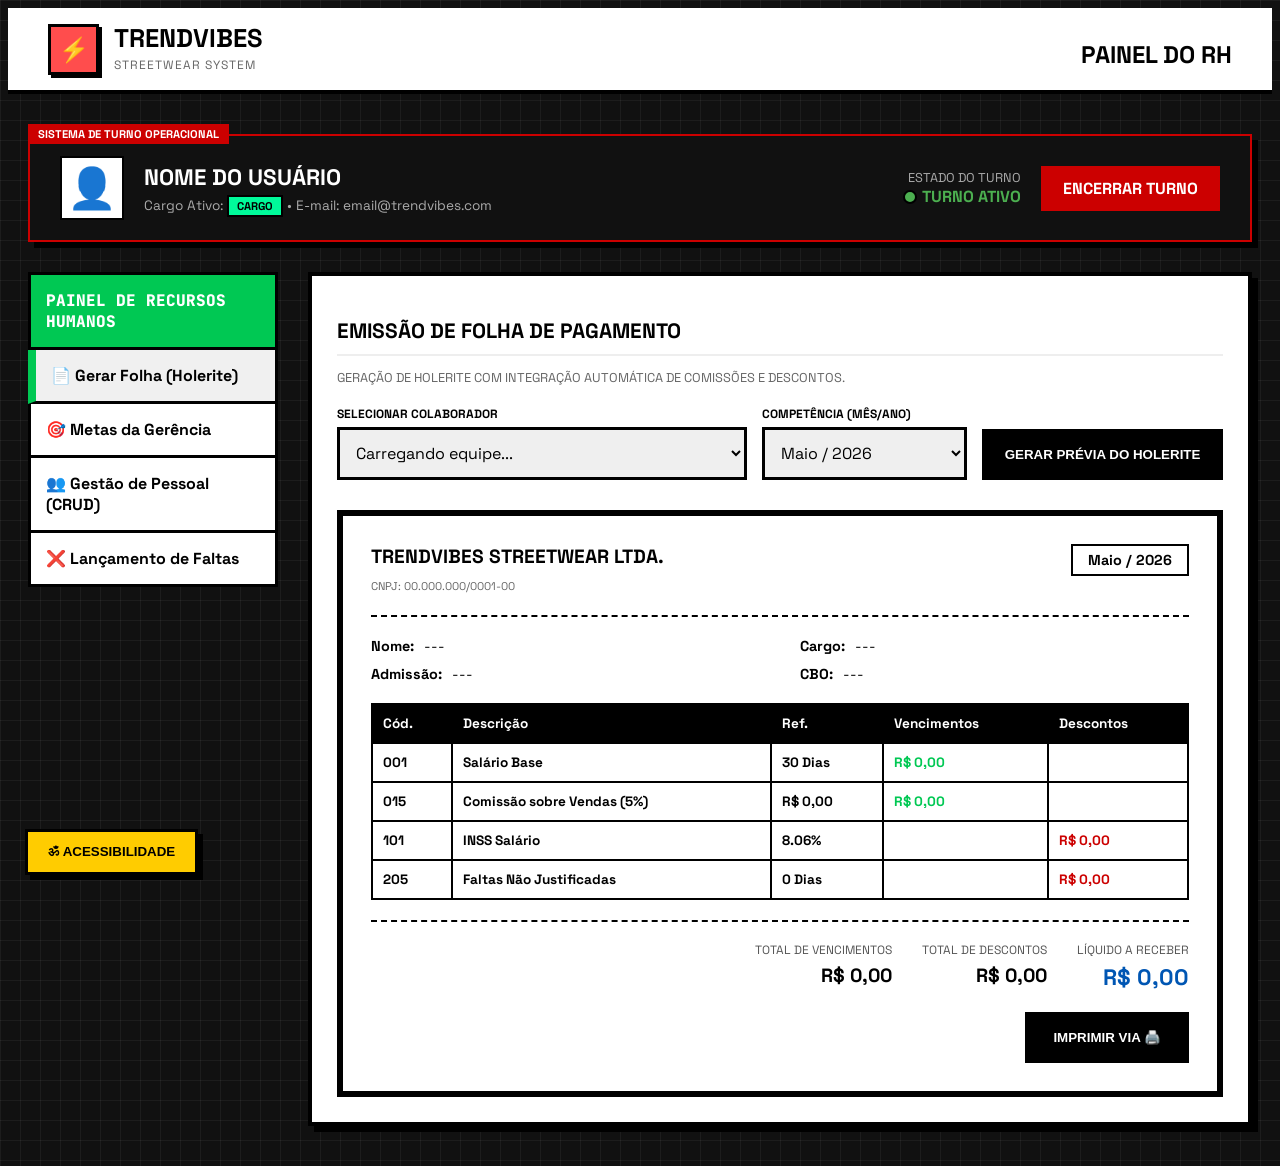
<file: frontend/rh.html>
﻿<!DOCTYPE html>
<html lang="pt-BR">
<head>
    <meta charset="UTF-8">
    <meta name="viewport" content="width=device-width, initial-scale=1.0">
    <title>Painel Root (RH) | TrendVibes</title>
    <link rel="stylesheet" href="style.css">
    <link href="https://fonts.googleapis.com/css2?family=JetBrains+Mono:wght@400;700&family=Space+Grotesk:wght@400;600;700;900&display=swap" rel="stylesheet">
    <script src="config.js"></script>
</head>
<body class="dark-grid-bg">

    <!-- Header Global -->
     <header class="main-header">
        <div class="logo">
            <div class="logo-icon">⚡</div>
            <div class="logo-text">
                <h1>TRENDVIBES</h1>
                <span>STREETWEAR SYSTEM</span>
            </div>
        </div>
        <div class="header-info"><h1>PAINEL DO RH</h1></div>
    </header>

    <main class="system-container">
        <div class="user-turn-card">
            <span class="turn-label">SISTEMA DE TURNO OPERACIONAL</span>
            <div class="user-info-wrapper">
                <div class="user-avatar">👤</div>
                <div class="user-details">
                    <h2 id="perfilNome">NOME DO USUÁRIO</h2>
                    <p>Cargo Ativo: <span id="perfilCargo" class="badge-green">CARGO</span> • E-mail: <span id="perfilEmail">email@trendvibes.com</span></p>                
                </div>
            </div>
            
        <div class="turn-actions">
                <div class="turn-status">
                    <span>ESTADO DO TURNO</span>
                    <button id="status-toggle" class="btn-status" onclick="toggleTurnStatus()">
                        <span class="status-dot dot-green"></span> 
                        <span id="status-text">TURNO ATIVO</span>
                    </button>
                </div>
                <a href="login.html" class="btn-end-turn">ENCERRAR TURNO</a>
            </div>
        </div>    

        <div class="system-grid">
            <!-- Sidebar / Menu -->
            <aside class="system-sidebar">
                <div class="sidebar-title sidebar-title-green">PAINEL DE RECURSOS HUMANOS</div>
                <ul class="sidebar-menu sidebar-menu-green">
                    <li class="menu-item active" onclick="switchTab('holerite', this)">📄 Gerar Folha (Holerite)</li>
                    <li class="menu-item" onclick="switchTab('metas', this)">🎯 Metas da Gerência</li>
                    <li class="menu-item" onclick="switchTab('crud', this)">👥 Gestão de Pessoal (CRUD)</li>
                    <li class="menu-item" onclick="switchTab('faltas', this)">❌ Lançamento de Faltas</li>
                </ul>
            </aside>

            <!-- Conteúdo Principal -->
            <section class="system-content">
                
              <!-- ABA 1: Gerar Folha (Holerite) -->
                <div id="tab-holerite" class="tab-pane active">
                    
                    <!-- CSS especial embutido só para a impressão sair perfeita na folha sulfite -->
                    <style>
                        @media print {
                            body * { visibility: hidden; }
                            .payslip-preview, .payslip-preview * { visibility: visible; }
                            .payslip-preview { position: absolute; left: 0; top: 0; width: 100%; border: none !important; box-shadow: none !important; padding: 0;}
                            .btn-black, .btn-accessibility { display: none !important; }
                        }
                    </style>

                    <div class="neo-box box-white">
                        <h2 class="box-title">EMISSÃO DE FOLHA DE PAGAMENTO</h2>
                        <p class="box-subtitle">GERAÇÃO DE HOLERITE COM INTEGRAÇÃO AUTOMÁTICA DE COMISSÕES E DESCONTOS.</p>
                        
                       <form style="display: flex; gap: 15px; align-items: flex-end; margin-bottom: 30px; flex-wrap: wrap;">
                            
                            <div class="input-group" style="flex: 2; min-width: 250px;">
                                <label>SELECIONAR COLABORADOR</label>
                                <select id="selectColaboradorRh" class="neo-input">
                                    <option value="">Carregando equipe...</option>
                                </select>
                            </div>
                            
                            <div class="input-group" style="flex: 1; min-width: 150px;">
                                <label>COMPETÊNCIA (MÊS/ANO)</label>
                                <select id="selectMesRh" class="neo-input">
                                    <option>Maio / 2026</option>
                                    <option>Abril / 2026</option>
                                    <option>Março / 2026</option>
                                    <option>Fevereiro / 2026</option>
                                </select>
                            </div>
                            
                            <button type="button" class="btn-black" style="flex: 1; min-width: 220px; white-space: nowrap; padding: 15px;" onclick="gerarHolerite()">
                                GERAR PRÉVIA DO HOLERITE
                            </button>
                            
                        </form>

                        <!-- Preview do Holerite -->
                        <div class="payslip-preview" id="areaHoleriteImprimir">
                            <div class="payslip-header">
                                <div>
                                    <h3>TRENDVIBES STREETWEAR LTDA.</h3>
                                    <span style="font-size: 0.7rem; color: #666;">CNPJ: 00.000.000/0001-00</span>
                                </div>
                                <div class="payslip-month" id="holeriteMes">Maio / 2026</div>
                            </div>
                            
                            <hr class="dashed-hr">
                            
                            <div class="payslip-employee-info">
                                <div><strong>Nome:</strong> <span id="holNome">---</span></div>
                                <div><strong>Cargo:</strong> <span id="holCargo">---</span></div>
                                <div><strong>Admissão:</strong> <span id="holAdmissao">---</span></div>
                                <div><strong>CBO:</strong> <span id="holCbo">---</span></div>
                            </div>

                            <table class="payslip-table">
                                <thead>
                                    <tr>
                                        <th>Cód.</th>
                                        <th>Descrição</th>
                                        <th>Ref.</th>
                                        <th>Vencimentos</th>
                                        <th>Descontos</th>
                                    </tr>
                                </thead>
                                <tbody>
                                    <tr>
                                        <td>001</td>
                                        <td>Salário Base</td>
                                        <td>30 Dias</td>
                                        <td class="val-green" id="holSalarioBase">R$ 0,00</td>
                                        <td></td>
                                    </tr>
                                    <tr>
                                        <td>015</td>
                                        <td>Comissão sobre Vendas (5%)</td>
                                        <td id="holRefComissao">R$ 0,00</td>
                                        <td class="val-green" id="holValorComissao">R$ 0,00</td>
                                        <td></td>
                                    </tr>
                                    <tr>
                                        <td>101</td>
                                        <td>INSS Salário</td>
                                        <td>8.06%</td>
                                        <td></td>
                                        <td class="val-red" id="holInss">R$ 0,00</td>
                                    </tr>
                                  <tr>
                                        <td>205</td>
                                        <td>Faltas Não Justificadas</td>
                                        <td id="holRefFaltas">0 Dias</td>
                                        <td></td>
                                        <td class="val-red" id="holFaltas">R$ 0,00</td>
                                    </tr>
                                </tbody>
                            </table>
                            
                            <hr class="dashed-hr">
                            
                            <div class="payslip-footer">
                                <div class="payslip-totals">
                                    <div>
                                        <span>Total de Vencimentos</span>
                                        <strong id="holTotVencimentos">R$ 0,00</strong>
                                    </div>
                                    <div>
                                        <span>Total de Descontos</span>
                                        <strong id="holTotDescontos">R$ 0,00</strong>
                                    </div>
                                    <div class="net-total">
                                        <span>LÍQUIDO A RECEBER</span>
                                        <strong style="color: #0056b3;" id="holLiquido">R$ 0,00</strong>
                                    </div>
                                </div>
                                <button class="btn-black" style="float: right; margin-top: 20px;" onclick="window.print()">IMPRIMIR VIA 🖨️</button>
                                <div style="clear: both;"></div>
                            </div>
                        </div>
                    </div>
                </div>

        <!-- ABA 2: Metas da Gerência -->
               <div id="tab-metas" class="tab-pane">
            <div class="neo-box box-white">
                <h2 class="box-title">METAS DA GERÊNCIA GERAL</h2>
                <p class="box-subtitle">DEFINA O ALVO FINANCEIRO GLOBAL E O BÔNUS.</p>
                
               <form id="form-meta-gerente" class="tactical-form" style="margin-top: 30px;">
                    <div class="input-group">
                        <label>SELECIONAR GERENTE</label>
                        <select id="metaColaboradorId" class="neo-input" required>
                            <option value="">Carregando gerentes...</option>
                        </select>
                    </div>
                    <div class="input-group">
                        <label>ALVO FINANCEIRO GLOBAL (R$)</label>
                        <input type="text" id="metaValor" class="neo-input" placeholder="Ex: 150000.00" required>
                    </div>
                    <div class="input-group">
                        <label>% BÔNUS SOBRE FATURAMENTO</label>
                        <input type="text" id="metaBonus" class="neo-input" placeholder="Ex: 2.5" required>
                    </div>
                    <button type="button" class="btn-full-black" onclick="salvarMetaGerente()">SALVAR META GERENCIAL</button>
                </form>
            </div>
        </div>

               <!-- ABA 3: Gestão de Pessoal (CRUD) -->
                <div id="tab-crud" class="tab-pane">
                    <div class="neo-box box-white">
                        <div style="display: flex; justify-content: space-between; align-items: center; flex-wrap: wrap; gap: 15px;">
                            <div>
                                <h2 class="box-title">GESTÃO DE PESSOAL (CRUD)</h2>
                                <p class="box-subtitle">ADMISSÃO, EDIÇÃO E DESLIGAMENTO DE COLABORADORES.</p>
                            </div>
                            <button class="btn-black" onclick="abrirModalFuncionario(0)">+ NOVO FUNCIONÁRIO</button>
                        </div>

                        <div style="overflow-x: auto; margin-top: 30px;">
                            <table class="payslip-table">
                                <thead>
                                    <tr>
                                        <th>ID</th>
                                        <th>NOME DO COLABORADOR</th>
                                        <th>CARGO</th>
                                        <th>STATUS</th>
                                        <th style="text-align: right;">AÇÕES</th>
                                    </tr>
                                </thead>
                                <tbody id="tabelaFuncionariosCrud">
                                </tbody>
                            </table>
                        </div>
                    </div>
                </div>

                <!-- ABA 4: Lançamento de Faltas -->
                <div id="tab-faltas" class="tab-pane">
                    <div class="neo-box box-white">
                        <h2 class="box-title">LANÇAMENTO DE FALTAS E OCORRÊNCIAS</h2>
                        <p class="box-subtitle">REGISTRO DE ABSENTEÍSMO, ATRASOS E ATESTADOS MÉDICOS.</p>

                        <form id="form-ocorrencia" class="tactical-form" style="margin-top: 30px;">
                            <div class="input-group full-width">
                                <label>COLABORADOR</label>
                                <select id="faltaColaboradorId" class="neo-input" required>
                                    <option value="">Carregando equipe...</option>
                                </select>
                            </div>

                            <div style="display: grid; grid-template-columns: 1fr 1fr; gap: 20px; margin-top: 15px;">
                                <div class="input-group">
                                    <label>DATA DA OCORRÊNCIA</label>
                                    <input type="date" id="faltaData" class="neo-input" required>
                                </div>
                                <div class="input-group">
                                    <label>TIPO DE OCORRÊNCIA</label>
                                    <select id="faltaTipo" class="neo-input" required>
                                        <option value="Falta Não Justificada">Falta Não Justificada (Desconta no Holerite)</option>
                                        <option value="Atestado Médico">Atestado Médico (Abonado)</option>
                                        <option value="Atraso">Atraso / Saída Antecipada</option>
                                    </select>
                                </div>
                            </div>

                            <div class="input-group full-width" style="margin-top: 15px;">
                                <label>ANEXAR DOCUMENTO / ATESTADO (OPCIONAL)</label>
                                <input type="file" id="faltaAnexo" class="neo-input" accept=".pdf,.jpg,.png">
                            </div>

                            <div class="full-width" style="margin-top: 30px;">
                                <button type="button" class="btn-full-black" onclick="registrarOcorrencia()">REGISTRAR OCORRÊNCIA</button>
                            </div>
                        </form>
                    </div>
                </div>

            </section> 
        </div>
    </main>

    <!-- ==========================================
         MODAIS DE GESTÃO (FORA DO GRID) 
         ========================================== -->

    <!-- MODAL 1: ADICIONAR / EDITAR FUNCIONÁRIO -->
    <div id="modal-funcionario" class="modal-overlay hidden">
        <div class="modal-content">
            <h2 id="modalFuncTitle" class="box-title">NOVO FUNCIONÁRIO</h2>
            <p id="modalFuncSub" style="font-size: 0.8rem; color: #666; margin-bottom: 20px;">Crie um novo acesso para a plataforma.</p>
            
            <form id="form-funcionario" class="tactical-form">
                <input type="hidden" id="funcUserId" value="0">
                <input type="hidden" id="funcColabId" value="0">
                
                <div class="input-group full-width">
                    <label>NOME COMPLETO</label>
                    <input type="text" id="funcNome" class="neo-input" placeholder="Ex: João da Silva" required>
                </div>
                <div class="input-group full-width" style="margin-top: 15px;">
                    <label>E-MAIL (Login do Sistema)</label>
                    <input type="email" id="funcEmail" class="neo-input" placeholder="Ex: joao@trendvibes.com" required>
                </div>
                <div class="input-group full-width" style="margin-top: 15px;">
                    <label>SENHA DE ACESSO</label>
                    <input type="password" id="funcSenha" class="neo-input" placeholder="Ex: Trend@123">
                    <small style="color: #cc0000; font-weight: bold; font-family: var(--font-mono);" id="avisoSenha"></small>
                </div>
                <div class="input-group full-width" style="margin-top: 15px;">
                    <label>ATRIBUIÇÃO DE CARGO</label>
                    <select id="funcCargo" class="neo-input" required>
                        <option value="Vendedor">Vendedor</option>
                        <option value="Estoquista">Estoquista</option>
                        <option value="Gerente">Gerente</option>
                        <option value="RH">Recursos Humanos</option>
                    </select>
                </div>
                
                <div class="full-width" style="display: grid; grid-template-columns: 1fr 1fr; gap: 15px; margin-top: 15px;">
                    <div class="input-group">
                        <label>DATA DE ADMISSÃO</label>
                        <input type="date" id="funcData" class="neo-input" required>
                    </div>
                    <div class="input-group">
                        <label>SALÁRIO BASE (R$)</label>
                        <input type="number" step="0.01" id="funcSalario" class="neo-input" placeholder="Ex: 2500.00" required>
                    </div>
                </div>
                
                <div class="full-width" style="display: flex; gap: 10px; margin-top: 30px;">
                    <button type="button" class="btn-outline" style="flex: 1;" onclick="fecharModal('modal-funcionario')">CANCELAR</button>
                    <button type="button" class="btn-black" style="flex: 1;" onclick="salvarFuncionario()">SALVAR REGISTRO</button>
                </div>
            </form>
        </div>
    </div>

    <!-- MODAL 2: FICHA DO COLABORADOR -->
    <div id="modal-ficha" class="modal-overlay hidden">
        <div class="modal-content">
            <h2 class="box-title">FICHA CADASTRAL</h2>
            <hr class="dashed-hr">
            <div id="conteudoFicha" style="font-family: var(--font-mono); font-size: 0.95rem; line-height: 1.8; color: #000;">
            </div>
            <button class="btn-black full-width" style="margin-top: 30px;" onclick="fecharModal('modal-ficha')">FECHAR FICHA</button>
        </div>
    </div>

    <!-- Acessibilidade -->
    <button id="accessibility-btn" class="btn-accessibility" aria-label="Abrir painel de acessibilidade">
        <span class="acc-icon">ॐ</span> ACESSIBILIDADE
    </button>
    
   <div id="accessibility-panel" class="accessibility-drawer hidden">
        <div class="acc-header">
            <h3>ॐ FERRAMENTAS ACESSÍVEIS</h3>
            <button id="close-accessibility" class="close-btn">X</button>
        </div>
        <div class="acc-content">
            <div class="acc-section">
                <h4>TAMANHO DOS TEXTOS</h4>
                <div class="acc-buttons-row">
                    <button id="font-decrease">A-</button>
                    <button id="font-reset">NORMAL</button>
                    <button id="font-increase">A+</button>
                </div>
            </div>
            <div class="acc-section">
                <h4>MODO DE VISUALIZAÇÃO</h4>
                <button id="toggle-contrast" class="acc-btn-full">👁️ ATIVAR ALTO CONTRASTE</button>
            </div>
            <div class="acc-section">
                <h4>FONTE ACESSÍVEL (DISLEXIA)</h4>
                <button id="toggle-dyslexia" class="acc-btn-full">📄 FONTE PARA DISLEXIA</button>
            </div>
            <div class="acc-section">
                <h4>LEITOR DE TELA (TTS)</h4>
                <button id="toggle-tts" class="acc-btn-full">🔊 ATIVAR NARRADOR</button>
            </div>
        </div>
    </div>

    <script src="acessibilidade.js"></script>
    <script>
        // ==========================================
        // FUNÇÃO PARA CARREGAR OS DADOS DO USUÁRIO LOGADO
        // ==========================================
        function carregarDadosUsuario() {
            const usuarioSalvo = localStorage.getItem('usuarioLogado');
            if (!usuarioSalvo) return;
            
            const dadosUsuario = JSON.parse(usuarioSalvo);
            
            document.getElementById('perfilNome').innerText = dadosUsuario.nome.toUpperCase();
            document.getElementById('perfilCargo').innerText = dadosUsuario.cargo.toUpperCase();
            
            const emailSeguro = dadosUsuario.email ? dadosUsuario.email : "email-pendente@trendvibes.com";
            document.getElementById('perfilEmail').innerText = emailSeguro.toLowerCase();

            const btn = document.getElementById('status-toggle');
            const dot = btn.querySelector('.status-dot');
            const text = document.getElementById('status-text');

            if (dadosUsuario.turnoStatus === 'AUSENTE') {
                btn.classList.add('ausente');
                dot.className = 'status-dot dot-yellow';
                text.innerText = 'AUSENTE';
            } else {
                btn.classList.remove('ausente');
                dot.className = 'status-dot dot-green';
                text.innerText = 'TURNO ATIVO';
            }
        }

        // ==========================================
        // Lógica de alternância das abas
        // ==========================================
        function switchTab(tabId, element) {
            document.querySelectorAll('.menu-item').forEach(el => el.classList.remove('active'));
            document.querySelectorAll('.tab-pane').forEach(el => el.classList.remove('active'));
            
            element.classList.add('active');
            document.getElementById('tab-' + tabId).classList.add('active');
        }

     // ==========================================
        // ALTERNÂNCIA DE STATUS DO TURNO (COM MEMÓRIA)
        // ==========================================
        async function toggleTurnStatus() {
            const btn = document.getElementById('status-toggle');
            const dot = btn.querySelector('.status-dot');
            const text = document.getElementById('status-text');
            
            const user = JSON.parse(localStorage.getItem('usuarioLogado'));
            if (!user) return;

            const isAtivo = !btn.classList.contains('ausente');
            const novoStatus = isAtivo ? 'AUSENTE' : 'ATIVO'; 

            try {
                // 1. Atualiza no Banco de Dados (C#)
                await fetch(`${window.API_BASE_URL}/api/turno`, {
                    method: 'PUT',
                    headers: { 'Content-Type': 'application/json' },
                    body: JSON.stringify({ colaboradorId: user.colaboradorId, status: novoStatus })
                });

                // 2. Muda a cor e o texto no ecrã
                if (novoStatus === 'ATIVO') {
                    btn.classList.remove('ausente');
                    dot.className = 'status-dot dot-green';
                    text.innerText = 'TURNO ATIVO';
                } else {
                    btn.classList.add('ausente');
                    dot.className = 'status-dot dot-yellow';
                    text.innerText = 'AUSENTE';
                }

                // 3. AQUI ESTÁ A CORREÇÃO: Guarda na memória do navegador para resistir ao F5!
                user.turnoStatus = novoStatus;
                localStorage.setItem('usuarioLogado', JSON.stringify(user));

                // Se for o painel do Gerente, atualiza a lista de colaboradores na hora
                if (typeof carregarListaEquipe === "function") {
                    carregarListaEquipe();
                }
                
            } catch (erro) { 
                console.error("Erro ao mudar turno:", erro); 
            }
        }
        
        // ==========================================
        // Funções para abrir e fechar o Modal de Novo Funcionário
        // ==========================================
        function abrirModalFuncionario() {
            document.getElementById('modal-novo-funcionario').classList.remove('hidden');
        }

        function fecharModalFuncionario() {
            document.getElementById('modal-novo-funcionario').classList.add('hidden');
        }

        // ==========================================
        // ATRIBUIÇÃO DE METAS DO GERENTE
        // ==========================================
        async function salvarMetaGerente() {
            let idDigitado = document.getElementById('metaColaboradorId').value;
            let valorDigitado = document.getElementById('metaValor').value.replace(',', '.');
            let bonusDigitado = document.getElementById('metaBonus').value.replace(',', '.');

            if (!idDigitado || !valorDigitado || !bonusDigitado) {
                alert("Por favor, preencha todos os campos da meta!");
                return;
            }

            const dados = {
                colaboradorId: parseInt(idDigitado),
                valorMeta: parseFloat(valorDigitado),
                bonusPercentual: parseFloat(bonusDigitado), 
                mesReferencia: "05/2026" 
            };

            try {
                const res = await fetch(`${window.API_BASE_URL}/api/metas`, {
                    method: 'POST',
                    headers: { 'Content-Type': 'application/json' },
                    body: JSON.stringify(dados)
                });

                if (res.ok) {
                    alert("Meta salva com sucesso! O painel do gerente correspondente será atualizado em tempo real.");
                    document.getElementById('form-meta-gerente').reset();
                } else {
                    alert("Erro ao salvar. Verifique os dados.");
                }
            } catch (err) {
                console.error("Erro na comunicação:", err);
                alert("Erro de conexão com o servidor da API.");
            }
        }

        // ==========================================
        // 1. CARREGAR LISTA DE COLABORADORES NO DROPDOWN
        // ==========================================
        async function carregarColaboradoresRh() {
            try {
                const res = await fetch(`${window.API_BASE_URL}/api/colaboradores/simples`);
                const colaboradores = await res.json();
                
                const selectHolerite = document.getElementById('selectColaboradorRh');
                const selectFalta = document.getElementById('faltaColaboradorId');
                const selectMetaGerente = document.getElementById('metaColaboradorId'); // NOVO: Dropdown de Metas
                
                let optionsGeral = '<option value="">-- Selecione um Colaborador --</option>';
                let optionsGerente = '<option value="">-- Selecione um Gerente --</option>';
                
                colaboradores.forEach(c => {
                    // Preenche a lista geral (Holerites e Faltas)
                    optionsGeral += `<option value="${c.id}">${c.nome} (${c.cargo})</option>`;
                    
                    // Preenche a lista de Metas APENAS com quem for Gerente
                    if (c.cargo === 'Gerente') {
                        optionsGerente += `<option value="${c.id}">${c.nome}</option>`;
                    }
                });

                if(selectHolerite) selectHolerite.innerHTML = optionsGeral;
                if(selectFalta) selectFalta.innerHTML = optionsGeral; 
                if(selectMetaGerente) selectMetaGerente.innerHTML = optionsGerente;
            } catch (err) { console.error("Erro ao carregar colaboradores:", err); }
        }

        // ==========================================
        // 2. GERAR HOLERITE COM CÁLCULOS DA API
        // ==========================================
        async function gerarHolerite() {
            const idColaborador = document.getElementById('selectColaboradorRh').value;
            const mesSelecionado = document.getElementById('selectMesRh').value;

            if (!idColaborador) {
                alert("Por favor, selecione um colaborador na lista antes de gerar o holerite.");
                return;
            }

            try {
                // Puxa a matemática exata que fizemos no C#
                const res = await fetch(`${window.API_BASE_URL}/api/holerite/${idColaborador}`);
                const dados = await res.json();

                if (dados.sucesso) {
                    // Função rápida para formatar os valores em Reais (R$)
                    const formatar = (valor) => valor.toLocaleString('pt-BR', { style: 'currency', currency: 'BRL' });

                    // A - Atualiza o Cabeçalho
                    document.getElementById('holeriteMes').innerText = mesSelecionado;

                    // B - Atualiza as Informações do Colaborador
                    document.getElementById('holNome').innerText = dados.nome;
                    document.getElementById('holCargo').innerText = dados.cargo;
                    document.getElementById('holAdmissao').innerText = dados.admissao;
                    document.getElementById('holCbo').innerText = dados.cbo;

                    // C - Atualiza a Tabela de Vencimentos e Descontos
                    document.getElementById('holSalarioBase').innerText = formatar(dados.salarioBase);
                    
                    // Mostra o total vendido como "Ref." e o valor da comissão na coluna de vencimentos
                    document.getElementById('holRefComissao').innerText = formatar(dados.totalVendas);
                    document.getElementById('holValorComissao').innerText = formatar(dados.comissao);
                    
                    document.getElementById('holInss').innerText = formatar(dados.inss);
                    document.getElementById('holFaltas').innerText = formatar(dados.faltas);
                    document.getElementById('holRefFaltas').innerText = `${dados.diasFalta} Dia(s)`;

                    // D - Atualiza os Totais Finais
                    document.getElementById('holTotVencimentos').innerText = formatar(dados.totalVencimentos);
                    document.getElementById('holTotDescontos').innerText = formatar(dados.totalDescontos);
                    document.getElementById('holLiquido').innerText = formatar(dados.liquido);

                } else {
                    alert("Erro ao gerar o holerite.");
                }
            } catch (err) {
                console.error("Erro ao buscar holerite:", err);
                alert("Erro de ligação com a API.");
            }
        }

        // ==========================================
        // 3. REGISTRAR NOVA FALTA / OCORRÊNCIA
        // ==========================================
        async function registrarOcorrencia() {
            const idColab = document.getElementById('faltaColaboradorId').value;
            const dataOcorrencia = document.getElementById('faltaData').value;
            const tipo = document.getElementById('faltaTipo').value;
            const anexo = document.getElementById('faltaAnexo').value;

            if (!idColab || !dataOcorrencia || !tipo) {
                alert("Por favor, preencha o Colaborador, a Data e o Tipo de Ocorrência!");
                return;
            }

            try {
                const res = await fetch(`${window.API_BASE_URL}/api/ocorrencias`, {
                    method: 'POST',
                    headers: { 'Content-Type': 'application/json' },
                    body: JSON.stringify({
                        colaboradorId: parseInt(idColab),
                        dataOcorrencia: dataOcorrencia,
                        tipo: tipo,
                        anexo: anexo ? anexo.replace(/^.*[\\\/]/, '') : "Nenhum" // Pega apenas o nome do arquivo se existir
                    })
                });

                if (res.ok) {
                    alert(`Ocorrência de "${tipo}" registrada com sucesso! Se for Falta Não Justificada, o desconto aparecerá automaticamente no Holerite.`);
                    document.getElementById('form-ocorrencia').reset();
                } else {
                    alert("Erro ao registrar a ocorrência no servidor.");
                }
            } catch (erro) {
                console.error("Erro:", erro);
                alert("Falha na comunicação com a API.");
            }
        }

        // ==========================================
        // GESTÃO DE PESSOAL (CRUD)
        // ==========================================
        let listaPessoalGlobal = [];

        async function carregarListaPessoal() {
            try {
                const res = await fetch(`${window.API_BASE_URL}/api/pessoal`);
                listaPessoalGlobal = await res.json();
                
                const tbody = document.getElementById('tabelaFuncionariosCrud');
                if(!tbody) return;
                
                tbody.innerHTML = '';

                listaPessoalGlobal.forEach(f => {
                    const isAtivo = f.status === 'ATIVO';
                    const badgeStatus = isAtivo 
                        ? '<span class="badge-green">ATIVO</span>' 
                        : '<span style="background: #ffcccc; color: #cc0000; padding: 2px 8px; font-size: 0.7rem; font-weight: bold; border: 2px solid #000;">INATIVO</span>';
                    
                    // Botão dinâmico: Se está ativo mostra "DESLIGAR", se inativo mostra "REATIVAR"
                    const btnStatus = isAtivo 
                        ? `<button class="btn-acao btn-desligar" onclick="alterarStatusFuncionario(${f.userId}, 'INATIVO')">Desligar</button>`
                        : `<button class="btn-acao btn-reativar" onclick="alterarStatusFuncionario(${f.userId}, 'ATIVO')">Reativar</button>`;

                    tbody.innerHTML += `
                        <tr>
                            <td><strong>#${f.colabId}</strong></td>
                            <td style="font-weight: 900;">${f.nome.toUpperCase()}</td>
                            <td>${f.cargo}</td>
                            <td>${badgeStatus}</td>
                            <td style="text-align: right;">
                                <button class="btn-acao" onclick="verFicha(${f.userId})">Ver Ficha</button>
                                <button class="btn-acao" onclick="abrirModalFuncionario(${f.userId})">Editar</button>
                                ${btnStatus}
                            </td>
                        </tr>
                    `;
                });
            } catch (err) { console.error("Erro ao carregar equipe:", err); }
        }

        // --- FUNÇÕES DOS MODAIS ---
        function fecharModal(idModal) {
            document.getElementById(idModal).classList.add('hidden');
        }

      function abrirModalFuncionario(userId) {
            document.getElementById('funcUserId').value = userId;
            document.getElementById('avisoSenha').innerText = "";
            
            if (userId === 0) {
                document.getElementById('modalFuncTitle').innerText = "NOVO FUNCIONÁRIO";
                document.getElementById('modalFuncSub').innerText = "Crie um novo acesso para a plataforma.";
                document.getElementById('funcNome').value = "";
                document.getElementById('funcEmail').value = "";
                document.getElementById('funcSenha').value = "";
                
                // Preenche a data de hoje e zera o salário
                document.getElementById('funcData').value = new Date().toISOString().split('T')[0];
                document.getElementById('funcSalario').value = "";
            } else {
                // Modo EDITAR: Procura o usuário na lista e preenche a tela
                const f = listaPessoalGlobal.find(u => u.userId === userId);
                if(f) {
                    document.getElementById('modalFuncTitle').innerText = "EDITAR FUNCIONÁRIO";
                    document.getElementById('funcUserId').value = f.userId;
                    document.getElementById('funcColabId').value = f.colabId;
                    document.getElementById('funcNome').value = f.nome;
                    document.getElementById('funcEmail').value = f.email;
                    document.getElementById('funcCargo').value = f.cargo;
                    document.getElementById('funcSenha').required = false;
                    document.getElementById('avisoSenha').innerText = "Deixe em branco para manter a senha atual.";
                }
            }
            document.getElementById('modal-funcionario').classList.remove('hidden');
        }

        async function salvarFuncionario() {
            const userId = parseInt(document.getElementById('funcUserId').value);
            const colabId = parseInt(document.getElementById('funcColabId').value);
            const nome = document.getElementById('funcNome').value;
            const email = document.getElementById('funcEmail').value;
            const senha = document.getElementById('funcSenha').value;
            const cargo = document.getElementById('funcCargo').value;
            
            const dataAdmissao = document.getElementById('funcData').value;
            const salarioBase = parseFloat(document.getElementById('funcSalario').value) || 0;

            if (!nome || !email || !cargo || !dataAdmissao) {
                alert("Preencha todos os campos obrigatórios!");
                return;
            }

            try {
                const res = await fetch(`${window.API_BASE_URL}/api/pessoal`, {
                    method: 'POST',
                    headers: { 'Content-Type': 'application/json' },
                    body: JSON.stringify({ 
                        userId: userId, 
                        colabId: colabId, 
                        nome: nome, 
                        email: email, 
                        senha: senha, 
                        cargo: cargo,
                        dataAdmissao: dataAdmissao,
                        salarioBase: salarioBase    
                    }) 
                });

                if (res.ok) {
                    alert(userId == 0 ? "Funcionário admitido com sucesso!" : "Cadastro atualizado com sucesso!");
                    fecharModal('modal-funcionario');
                    carregarListaPessoal(); 
                    carregarColaboradoresRh(); 
                } else {
                    const erroJson = await res.json();
                    alert("Ocorreu um erro: " + erroJson.mensagem);
                }
            } catch (err) { 
                alert("Erro de conexão com o banco de dados."); 
            }
        }

        async function alterarStatusFuncionario(userId, novoStatus) {
            const acao = novoStatus === 'INATIVO' ? "desligar (inativar acesso)" : "reativar";
            if(!confirm(`Tem certeza que deseja ${acao} este colaborador?`)) return;

            try {
                const res = await fetch(`${window.API_BASE_URL}/api/pessoal/status`, {
                    method: 'PUT',
                    headers: { 'Content-Type': 'application/json' },
                    body: JSON.stringify({ userId: userId, novoStatus: novoStatus })
                });
                
                if (res.ok) carregarListaPessoal();
            } catch (err) { alert("Erro de comunicação com o servidor."); }
        }

        function verFicha(userId) {
            const f = listaPessoalGlobal.find(u => u.userId === userId);
            if(f) {
                const htmlFicha = `
                    <p><strong>ID Sistema:</strong> #${f.userId}</p>
                    <p><strong>Colaborador:</strong> ${f.nome.toUpperCase()}</p>
                    <p><strong>Cargo Atual:</strong> ${f.cargo}</p>
                    <p><strong>E-mail Institucional:</strong> ${f.email}</p>
                    <p><strong>Status Operacional:</strong> <span style="color: ${f.status === 'ATIVO' ? 'green' : 'red'}; font-weight: bold;">${f.status}</span></p>
                `;
                document.getElementById('conteudoFicha').innerHTML = htmlFicha;
                document.getElementById('modal-ficha').classList.remove('hidden');
            }
        }

     // ==========================================
        // Inicialização da Página
        // ==========================================
        window.onload = function() {
            carregarDadosUsuario();
            carregarColaboradoresRh();
            carregarListaPessoal();
        };
    </script>
</body>
</html>
</file>
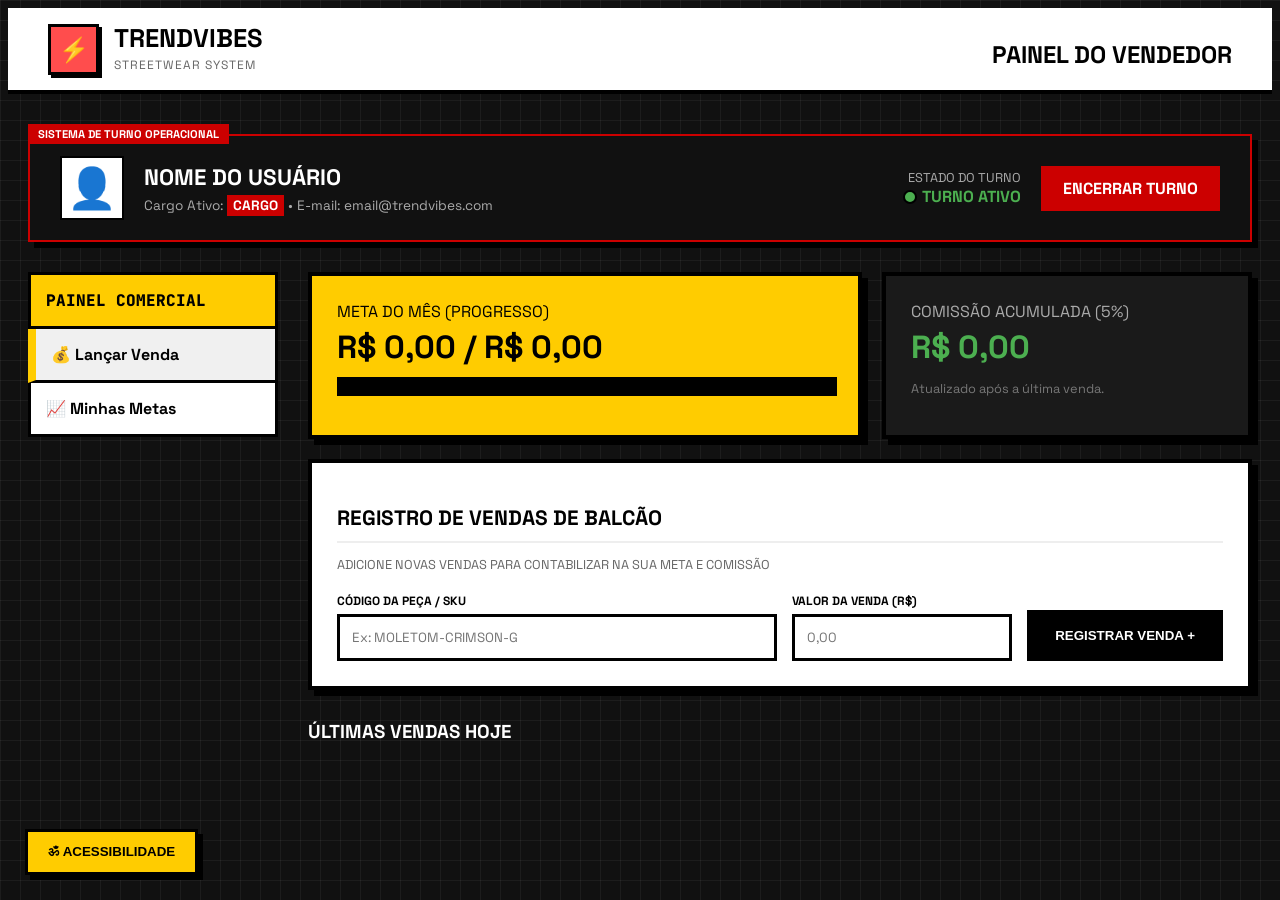
<file: frontend/vendedor.html>
﻿<!DOCTYPE html>
<html lang="pt-BR">
<head>
    <meta charset="UTF-8">
    <meta name="viewport" content="width=device-width, initial-scale=1.0">
    <title>Painel do Vendedor | TrendVibes</title>
    <link rel="stylesheet" href="style.css">
    <link href="https://fonts.googleapis.com/css2?family=JetBrains+Mono:wght@400;700&family=Space+Grotesk:wght@400;600;700;900&display=swap" rel="stylesheet">
    <script src="config.js"></script>
</head>
<body class="dark-grid-bg">
    
   <header class="main-header">
    <div class="logo">
        <div class="logo-icon">⚡</div>
        <div class="logo-text">
            <h1>TRENDVIBES</h1>
            <span>STREETWEAR SYSTEM</span>
        </div>
    </div>
    <div class="header-info">
        <h1>PAINEL DO VENDEDOR</h1>
    </div>
</header>

    <main class="system-container">
        <div class="user-turn-card">
            <span class="turn-label">SISTEMA DE TURNO OPERACIONAL</span>
            <div class="user-info-wrapper">
                <div class="user-avatar">👤</div>
                <div class="user-details">
                    <h2 id="perfilNome">NOME DO USUÁRIO</h2>
                    <p>Cargo Ativo: <span id="perfilCargo" class="badge-red">CARGO</span> • E-mail: <span id="perfilEmail">email@trendvibes.com</span></p>
                </div>
            </div>
            
            <div class="turn-actions">
                <div class="turn-status">
                    <span>ESTADO DO TURNO</span>
                    <button id="status-toggle" class="btn-status" onclick="toggleTurnStatus()">
                        <span class="status-dot dot-green"></span> 
                        <span id="status-text">TURNO ATIVO</span>
                    </button>
                </div>
                <a href="login.html" class="btn-end-turn">ENCERRAR TURNO</a>
            </div>
        </div>    

        <div class="system-grid">
            <aside class="system-sidebar">
    <div class="sidebar-title">PAINEL COMERCIAL</div>
    <ul class="sidebar-menu">
        <li class="menu-item active" onclick="switchTab('venda', this)">💰 Lançar Venda</li>
        <li class="menu-item" onclick="switchTab('metas', this)">📈 Minhas Metas</li>
    </ul>
</aside>

            <section class="system-content">
                
    <div id="tab-venda" class="tab-pane active">
        <div class="quick-stats-row">
            
            <div class="neo-box box-yellow">
                <span>META DO MÊS (PROGRESSO)</span>
                    <h3 id="textoMeta">R$ 0,00 / R$ 0,00</h3>
                <div class="progress-bar-dark">
                    <div id="barraMeta" class="progress-fill-dark" style="width: 0%;"></div>
                </div>
            </div>

            <div class="neo-box box-dark">
                <span style="color: #aaa;">COMISSÃO ACUMULADA (5%)</span>
                <h3 id="textoComissao" style="color: #4caf50;">R$ 0,00</h3>
                <p style="font-size: 0.8rem; color: #777;">Atualizado após a última venda.</p>
            </div>
            
        </div>
                    <div class="neo-box box-white" style="margin-top: 20px;">
                        <h2 class="box-title">REGISTRO DE VENDAS DE BALCÃO</h2>
                        <p class="box-subtitle">ADICIONE NOVAS VENDAS PARA CONTABILIZAR NA SUA META E COMISSÃO</p>
                        
                        <form id="form-venda" class="inline-form">
                            <div class="input-group">
                                <label>CÓDIGO DA PEÇA / SKU</label>
                                <input type="text" id="skuVenda" placeholder="Ex: MOLETOM-CRIMSON-G" required>
                            </div>
                            <div class="input-group">
                                <label>VALOR DA VENDA (R$)</label>
                                <input type="text" id="valorVenda" placeholder="0,00" required>
                            </div>
                                <button type="button" class="btn-black" onclick="registrarNovaVenda()">REGISTRAR VENDA +</button>
                        </form>
                    </div>

                    <div class="sales-list-container">
                        <h3 style="color: white;"> ÚLTIMAS VENDAS HOJE</h3>
                        <div id="listaHistoricoVendas">
                        </div>
                    </div>
                </div>

            <div id="tab-metas" class="tab-pane">
                    <div class="neo-box box-white">
                        <h2 class="box-title">PERFORMANCE DO MÊS - MAIO/2026</h2>
                        <p class="box-subtitle">ACOMPANHAMENTO DE METAS, COMISSÕES E ESTATÍSTICAS DE VENDAS</p>
                        
                        <div class="neo-box box-yellow giant-card">
                            <span>META GLOBAL DO MÊS</span>
                           <div class="giant-values">
                                <h1 id="metaGiantValor">R$ 0,00</h1>
                                <span id="metaGiantMeta">/ R$ 0,00</span>
                            </div>
                            <div class="progress-bar-light">
                                <div id="metaGiantBarra" class="progress-fill-green" style="width: 0%;">0% ALCANÇADO</div>
                            </div>

                        <div class="three-cards-row">
                            <div class="neo-box box-dark">
                                <span style="color: #aaa; font-size: 0.8rem;">COMISSÃO ACUMULADA</span>
                                <h3 id="metaComissao" style="color: #4caf50;">R$ 0,00</h3>
                                <p style="font-size: 0.75rem; color: #777;">Base atual: 5% (Nível Bronze)</p>
                            </div>
                            <div class="neo-box box-red">
                                <span style="color: #fff; font-size: 0.8rem;">FALTA PARA PRÓX. NÍVEL</span>
                                <h3 id="metaFaltaNivel" style="color: #fff;">R$ 25.000,00</h3>
                                <p style="font-size: 0.75rem; color: #ffcccc;">Bata R$ 25k para comissão de 7%</p>
                            </div>
                            <div class="neo-box box-white-outline">
                                <span class="summary-label">TICKET MÉDIO</span>
                                <h2 class="summary-value" id="valTicketMedio">R$ 0,00</h2>
                                <p style="font-size: 0.75rem; color: #555;">Média de valor por venda</p>
                            </div>
                        </div>
                    </div>
                </div>

            </section>
        </div>
    </main>

    <button id="accessibility-btn" class="btn-accessibility" aria-label="Abrir painel de acessibilidade">
        <span class="acc-icon">ॐ</span> ACESSIBILIDADE
    </button>

    <div id="accessibility-panel" class="accessibility-drawer hidden">
        <div class="acc-header">
            <h3>ॐ FERRAMENTAS ACESSÍVEIS</h3>
            <button id="close-accessibility" class="close-btn">X</button>
        </div>
        <div class="acc-content">
            
            <div class="acc-section">
                <h4>TAMANHO DOS TEXTOS</h4>
                <div class="acc-buttons-row">
                    <button id="font-decrease">A-</button>
                    <button id="font-reset">NORMAL</button>
                    <button id="font-increase">A+</button>
                </div>
            </div>

            <div class="acc-section">
                <h4>MODO DE VISUALIZAÇÃO</h4>
                <button id="toggle-contrast" class="acc-btn-full">👁️ ATIVAR ALTO CONTRASTE</button>
            </div>

            <div class="acc-section">
                <h4>FONTE ACESSÍVEL (DISLEXIA)</h4>
                <button id="toggle-dyslexia" class="acc-btn-full">📄 FONTE PARA DISLEXIA</button>
            </div>

            <div class="acc-section">
                <h4>LEITOR DE TELA (TTS)</h4>
                <button id="toggle-tts" class="acc-btn-full">🔊 ATIVAR NARRADOR</button>
            </div>

        </div>
    </div>

    <script src="acessibilidade.js"></script>
 <script>
    // ==========================================
    // FUNÇÃO PARA TROCAR AS ABAS
    // ==========================================
    function switchTab(tabId, element) {
        document.querySelectorAll('.sidebar-menu .menu-item').forEach(item => {
            item.classList.remove('active');
        });
        document.querySelectorAll('.tab-pane').forEach(pane => {
            pane.classList.remove('active');
        });
        
        element.classList.add('active');
        document.getElementById(`tab-${tabId}`).classList.add('active');
    }

    // ==========================================
    // FUNÇÃO PARA REGISTRAR A VENDA
    // ==========================================
    async function registrarNovaVenda() {
        const skuDigitado = document.getElementById('skuVenda').value;
        let valorDigitado = document.getElementById('valorVenda').value;

        if (!skuDigitado || !valorDigitado) {
            alert("Preencha o código da peça e o valor!");
            return;
        }

        valorDigitado = parseFloat(valorDigitado.replace(',', '.'));
        const usuarioSalvo = localStorage.getItem('usuarioLogado');
        if (!usuarioSalvo) {
            window.location.href = "login.html";
            return;
        }
        const dadosUsuario = JSON.parse(usuarioSalvo);

        try {
            const resposta = await fetch(`${window.API_BASE_URL}/api/vendas`, {
                method: 'POST',
                headers: { 'Content-Type': 'application/json' },
                body: JSON.stringify({
                    colaboradorId: dadosUsuario.colaboradorId, 
                    sku: skuDigitado.toUpperCase(),
                    valor: valorDigitado
                })
            });

            const dados = await resposta.json();
            if (resposta.ok && dados.sucesso) {
                alert(`Venda Registrada! Comissão: R$ ${dados.comissao.toFixed(2)}`);
                document.getElementById('skuVenda').value = '';
                document.getElementById('valorVenda').value = '';
                carregarHistoricoVendas(); 
                carregarResumoMetas(); 
            } else {
                alert("Erro: " + dados.mensagem);
            }
        } catch (erro) {
            console.error(erro);
        }
    }

    // ==========================================
    // FUNÇÃO PARA CARREGAR O HISTÓRICO
    // ==========================================
   async function carregarHistoricoVendas() {
    const usuarioSalvo = localStorage.getItem('usuarioLogado');
    if (!usuarioSalvo) return;
    const dadosUsuario = JSON.parse(usuarioSalvo);

    try {
        const resposta = await fetch(`${window.API_BASE_URL}/api/vendas/${dadosUsuario.colaboradorId}`);
        const historico = await resposta.json();

        const container = document.getElementById('listaHistoricoVendas');
        if(!container) return;
        
        container.innerHTML = historico.length === 0 ? '<p style="color: gray;">Nenhuma venda registrada hoje.</p>' : ''; 

        historico.forEach(venda => {
            const card = document.createElement('div');
            card.className = "neo-box";
            card.style.display = "flex";
            card.style.justifyContent = "space-between";
            card.style.alignItems = "center";
            card.style.marginBottom = "15px";
            card.style.padding = "15px";

            card.innerHTML = `
                <div style="display: flex; align-items: center; gap: 15px;">
                    <div style="font-size: 1.5rem;">🛒</div>
                    <div>
                        <h4 style="margin: 0;">${venda.sku}</h4>
                        <small style="color: #666;">⏱ ${venda.hora} • Registro de Caixa</small>
                    </div>
                </div>
                <div style="text-align: right;">
                    <h3 style="margin: 0;">R$ ${venda.valor.toFixed(2).replace('.', ',')}</h3>
                    <small style="color: #4caf50; font-weight: bold;">+ R$ ${venda.comissao.toFixed(2).replace('.', ',')} (Comissão)</small>
                </div>
            `;
            container.appendChild(card);
        });
    } catch (erro) { 
        console.error("Erro ao carregar histórico:", erro); 
    }
}

    // ==========================================
    // FUNÇÃO ÚNICA E CORRETA PARA AS METAS
    // ==========================================
 async function carregarResumoMetas() {
    const usuarioSalvo = localStorage.getItem('usuarioLogado');
    if (!usuarioSalvo) return;
    const dadosUsuario = JSON.parse(usuarioSalvo);

    try {
        const resposta = await fetch(`${window.API_BASE_URL}/api/vendas/resumo/${dadosUsuario.colaboradorId}`);
        const resumo = await resposta.json();

        if (resposta.ok && resumo.sucesso) {
            const format = (val) => val.toLocaleString('pt-BR', { minimumFractionDigits: 2 });
            let porcentagem = (resumo.totalVendas / resumo.metaMensal) * 100;
            if (porcentagem > 100) porcentagem = 100;

            document.getElementById('textoMeta').innerHTML = `R$ ${format(resumo.totalVendas)} <small>/ R$ ${format(resumo.metaMensal)}</small>`;
            document.getElementById('textoComissao').innerText = `R$ ${format(resumo.totalComissao)}`;
            document.getElementById('barraMeta').style.width = `${porcentagem}%`;

            if(document.getElementById('metaGiantValor')) {
                document.getElementById('metaGiantValor').innerText = `R$ ${format(resumo.totalVendas)}`;
                document.getElementById('metaGiantMeta').innerText = `/ R$ ${format(resumo.metaMensal)}`; // ATUALIZA O VALOR DA META
                document.getElementById('metaGiantBarra').style.width = `${porcentagem}%`;
                document.getElementById('metaGiantBarra').innerText = `${porcentagem.toFixed(1).replace('.', ',')}% ALCANÇADO`;
                document.getElementById('metaComissao').innerText = `R$ ${format(resumo.totalComissao)}`;
                document.getElementById('metaFaltaNivel').innerText = `R$ ${format(Math.max(0, resumo.metaMensal - resumo.totalVendas))}`;
            }
        }
    } catch (erro) { console.error("Erro ao atualizar metas:", erro); }
}

    // ==========================================
    // FUNÇÃO PARA CARREGAR DADOS DO USUÁRIO
    // ==========================================
    function carregarDadosUsuario() {
            const usuarioSalvo = localStorage.getItem('usuarioLogado');
            if (!usuarioSalvo) return;
            
            const dadosUsuario = JSON.parse(usuarioSalvo);
            
            document.getElementById('perfilNome').innerText = dadosUsuario.nome.toUpperCase();
            document.getElementById('perfilCargo').innerText = dadosUsuario.cargo.toUpperCase();
            
            const emailSeguro = dadosUsuario.email ? dadosUsuario.email : "email-pendente@trendvibes.com";
            document.getElementById('perfilEmail').innerText = emailSeguro.toLowerCase();

            const btn = document.getElementById('status-toggle');
            const dot = btn.querySelector('.status-dot');
            const text = document.getElementById('status-text');

            if (dadosUsuario.turnoStatus === 'AUSENTE') {
                btn.classList.add('ausente');
                dot.className = 'status-dot dot-yellow';
                text.innerText = 'AUSENTE';
            } else {
                btn.classList.remove('ausente');
                dot.className = 'status-dot dot-green';
                text.innerText = 'TURNO ATIVO';
            }
        }

    // ==========================================
        // ALTERNÂNCIA DE STATUS DO TURNO (COM MEMÓRIA)
        // ==========================================
        async function toggleTurnStatus() {
            const btn = document.getElementById('status-toggle');
            const dot = btn.querySelector('.status-dot');
            const text = document.getElementById('status-text');
            
            const user = JSON.parse(localStorage.getItem('usuarioLogado'));
            if (!user) return;

            const isAtivo = !btn.classList.contains('ausente');
            const novoStatus = isAtivo ? 'AUSENTE' : 'ATIVO'; 

            try {
                // 1. Atualiza no Banco de Dados (C#)
                await fetch(`${window.API_BASE_URL}/api/turno`, {
                    method: 'PUT',
                    headers: { 'Content-Type': 'application/json' },
                    body: JSON.stringify({ colaboradorId: user.colaboradorId, status: novoStatus })
                });

                // 2. Muda a cor e o texto no ecrã
                if (novoStatus === 'ATIVO') {
                    btn.classList.remove('ausente');
                    dot.className = 'status-dot dot-green';
                    text.innerText = 'TURNO ATIVO';
                } else {
                    btn.classList.add('ausente');
                    dot.className = 'status-dot dot-yellow';
                    text.innerText = 'AUSENTE';
                }

                // 3. AQUI ESTÁ A CORREÇÃO: Guarda na memória do navegador para resistir ao F5!
                user.turnoStatus = novoStatus;
                localStorage.setItem('usuarioLogado', JSON.stringify(user));

                // Se for o painel do Gerente, atualiza a lista de colaboradores na hora
                if (typeof carregarListaEquipe === "function") {
                    carregarListaEquipe();
                }
                
            } catch (erro) { 
                console.error("Erro ao mudar turno:", erro); 
            }
        }

        // ==========================================
        // CÁLCULO DE TICKET MÉDIO
        // ==========================================
        async function carregarTicketMedio() {
            const user = JSON.parse(localStorage.getItem('usuarioLogado'));
            if (!user) return;

            try {
                const res = await fetch(`${window.API_BASE_URL}/api/ticket/${user.colaboradorId}`);
                const dados = await res.json();
                
                if (dados.sucesso) {
                    const formatar = (valor) => valor.toLocaleString('pt-BR', { style: 'currency', currency: 'BRL' });
                    const el = document.getElementById('valTicketMedio');
                    if (el) el.innerText = formatar(dados.ticket);
                }
            } catch (err) {
                console.error("Erro ao carregar Ticket Médio:", err);
            }
        }

    window.onload = function() {
        carregarDadosUsuario();
        carregarHistoricoVendas();
        carregarResumoMetas();
        carregarTicketMedio();
    };

    // Atualização automática a cada 10s
    setInterval(carregarResumoMetas, 10000);
</script>
</body>
</html>
</file>
<file: frontend/style.css>
:root { --bg-color: #111; --text-color: #fff; --brand-red: #cc0000; --brand-yellow: #ffcc00; --border: #000; }
body { background-color: var(--bg-color); color: var(--text-color); font-family: 'Space Grotesk', sans-serif; transition: 0.3s; }
.top-bar { background-color: var(--brand-red); text-align: center; padding: 8px; font-size: 0.75rem; font-weight: 700; border-bottom: 2px solid var(--border); }
.main-header { 
    background: #fff; color: #000; display: flex; justify-content: space-between; 
    padding: 15px 40px; border-bottom: 4px solid #000; align-items: center;
}.btn-accessibility { position: fixed; bottom: 25px; left: 25px; background: var(--brand-yellow); border: 3px solid var(--border); padding: 12px 20px; cursor: pointer; font-weight: 900; z-index: 100; box-shadow: 5px 5px 0 var(--border); }
.accessibility-drawer { position: fixed; top: 0; left: 0; bottom: 0; width: 350px; background: #fff; color: #000; border-right: 6px solid var(--border); z-index: 105; transition: 0.3s; }
.hidden { transform: translateX(-100%); }
.acc-header { background: var(--brand-yellow); padding: 20px; border-bottom: 4px solid var(--border); display: flex; justify-content: space-between; }
.acc-content { padding: 20px; }
.acc-btn-full { width: 100%; margin-top: 10px; padding: 10px; border: 2px solid #000; cursor: pointer; font-weight: bold; }

/* Modos */
body.high-contrast-mode { --bg-color: #000; --text-color: #fff; --brand-yellow: #fff; }
body.dyslexia-mode * { font-family: 'JetBrains Mono', monospace !important; }

/* Hero Banner */
.hero-banner { 
    background: #222; padding: 100px 20px; text-align: center; border-bottom: 4px solid var(--border); 
}
.brand-title { font-size: 5rem; font-weight: 900; }
.red { color: var(--brand-red); }
.sub-title { background: #fff; color: #000; padding: 5px 15px; border: 4px solid #000; }

/* Grid de Produtos */
.catalog-section { padding: 40px; }
.product-grid { display: grid; grid-template-columns: repeat(auto-fit, minmax(250px, 1fr)); gap: 20px; }
.product-card { border: 4px solid #000; padding: 20px; box-shadow: 5px 5px 0 #000; background: #fff; color: #000; }

/* Cart Drawer */
.cart-drawer { 
    position: fixed; top: 0; right: 0; bottom: 0; width: 350px; background: #fff; color: #000; 
    border-left: 4px solid #000; z-index: 200; padding: 20px; transition: 0.3s;
}
.hidden { display: none; }

.login-section { height: 100vh; display: flex; align-items: center; justify-content: center; }
.login-card { 
    background: #fff; color: #000; padding: 40px; border: 4px solid #000; 
    box-shadow: 8px 8px 0 #000; width: 100%; max-width: 400px; 
}
.login-card input, .login-card select { 
    width: 100%; padding: 12px; margin: 10px 0; border: 2px solid #000; font-family: var(--font-mono); 
}
.btn-login { 
    width: 100%; background: var(--brand-red); color: white; border: 3px solid #000; 
    padding: 15px; font-weight: 900; cursor: pointer; margin-top: 10px;
}
.hidden { display: none; }

.painel-cargo { padding: 40px; display: flex; justify-content: center; }
.painel-card { 
    background: #fff; color: #000; padding: 30px; border: 4px solid #000; 
    width: 100%; max-width: 500px; box-shadow: 8px 8px 0 #000; 
}
.stat-box { border: 2px solid #000; padding: 10px; margin: 10px 0; font-weight: bold; }
.btn-action { 
    width: 100%; background: #000; color: #fff; padding: 15px; border: none; cursor: pointer; font-weight: 900; 
}
.hidden { display: none !important; }

/* =========================================
   ESTILOS DOS PAINÉIS INTERNOS (SISTEMA)
   ========================================= */

.panel-header {
    background: #fff; color: #000; padding: 20px 40px; border-bottom: 4px solid var(--border);
    display: flex; justify-content: space-between; align-items: center; position: sticky; top: 0; z-index: 10;
}
.header-info h1 { font-size: 1.5rem; font-weight: 900; margin-bottom: 5px; }
.status-badge { background: #000; color: #fff; padding: 8px 15px; font-weight: bold; border: 3px solid var(--border); font-family: var(--font-mono); }
.btn-logout { 
    background: var(--brand-red); color: #fff; padding: 10px 20px; text-decoration: none; 
    font-weight: 900; border: 3px solid var(--border); box-shadow: 4px 4px 0 var(--border); transition: 0.1s;
}
.btn-logout:active { transform: translate(4px, 4px); box-shadow: 0 0 0 var(--border); }

.panel-content { padding: 40px; max-width: 1200px; margin: 0 auto; }
.dashboard-grid { display: grid; grid-template-columns: 1.5fr 1fr; gap: 30px; }

.neo-card { background: #fff; color: #000; padding: 30px; border: 4px solid var(--border); box-shadow: 8px 8px 0 var(--border); margin-bottom: 30px; }
.neo-card h2, .neo-card h3 { border-bottom: 4px solid var(--border); padding-bottom: 10px; margin-bottom: 20px; font-weight: 900; }

.neo-form label { display: block; font-weight: 900; margin-bottom: 8px; font-size: 0.9rem; }
.neo-form input { width: 100%; padding: 15px; margin-bottom: 25px; border: 3px solid var(--border); font-family: var(--font-mono); font-size: 1.1rem; }
.btn-action { 
    width: 100%; background: #000; color: #fff; padding: 18px; border: 3px solid var(--border); 
    cursor: pointer; font-weight: 900; font-size: 1.1rem; transition: 0.2s; box-shadow: 4px 4px 0 var(--border);
}
.btn-action:hover { background: var(--brand-yellow); color: #000; }
.btn-action:active { transform: translate(4px, 4px); box-shadow: 0 0 0 var(--border); }

.stat-value { font-size: 2rem; font-weight: 900; font-family: var(--font-mono); margin-bottom: 10px; }
.highlight { color: var(--brand-red); }
.progress-bar { width: 100%; height: 30px; border: 3px solid var(--border); background: #f0f0f0; }
.progress-fill { height: 100%; background: var(--brand-yellow); border-right: 3px solid var(--border); }

.neo-list { list-style: none; }
.neo-list li { display: flex; justify-content: space-between; padding: 15px; border: 3px solid var(--border); margin-bottom: 10px; font-family: var(--font-mono); font-weight: bold; background: #fafafa;}

/* =========================================
   ESTILOS ESPECÍFICOS: ESTOQUISTA & TAREFAS
   ========================================= */
.task-item { align-items: center; }
.task-info { display: flex; align-items: center; gap: 15px; }

.tag-priority { 
    padding: 4px 10px; font-weight: 900; border: 2px solid var(--border); 
    font-size: 0.8rem; font-family: var(--font-mono); 
}
.tag-priority.high { background: var(--brand-red); color: #fff; }
.tag-priority.med  { background: var(--brand-yellow); color: #000; }
.tag-priority.low  { background: #eee; color: #000; }

.btn-task-done {
    background: #000; color: #fff; border: 2px solid #000; width: 40px; height: 40px;
    font-size: 1.2rem; cursor: pointer; transition: 0.2s;
}
.btn-task-done:hover { background: #4caf50; border-color: #4caf50; }
.btn-task-done:disabled { background: #ccc; border-color: #ccc; cursor: not-allowed; }

/* =========================================
   ESTILOS ESPECÍFICOS: GERENTE & AUTORIZAÇÕES
   ========================================= */
.auth-info { margin-bottom: 10px; }
.auth-info span { font-size: 0.9rem; color: #444; }
.auth-actions { display: flex; gap: 10px; }

.btn-approve { background: #4caf50; color: #fff; border: 2px solid #000; padding: 8px 15px; font-weight: bold; cursor: pointer; }
.btn-reject { background: var(--brand-red); color: #fff; border: 2px solid #000; padding: 8px 15px; font-weight: bold; cursor: pointer; }
.btn-approve:hover { background: #45a049; }
.btn-reject:hover { background: #b30000; }

.staff-list li { align-items: center; }
.status-dot { width: 15px; height: 15px; border-radius: 50%; border: 2px solid #000; display: inline-block; }
.status-dot.green { background: #4caf50; box-shadow: 0 0 5px #4caf50; }
.status-dot.red { background: var(--brand-red); }

body.high-contrast-mode .auth-info span { color: #ccc; }

/* =========================================
   ESTILOS ESPECÍFICOS: RH & HOLERITES
   ========================================= */
.btn-payslip {
    background: #000; color: #fff; border: 2px solid #000; padding: 6px 12px;
    font-weight: 900; cursor: pointer; font-family: var(--font-mono); transition: 0.2s;
}
.btn-payslip:hover { background: var(--brand-yellow); color: #000; }

/* =========================================
   ESTILO NEO-BRUTALISTA - NOVO VENDEDOR
   ========================================= */

/* Fundo em grade escuro */
body.dark-grid-bg {
    background-color: #111;
    background-image: 
        linear-gradient(rgba(255, 255, 255, 0.05) 1px, transparent 1px),
        linear-gradient(90deg, rgba(255, 255, 255, 0.05) 1px, transparent 1px);
    background-size: 20px 20px;
    color: #fff;
}

.system-container { max-width: 1300px; margin: 40px auto; padding: 0 20px; }

/* Card de Turno (Topo) */
.user-turn-card {
    background: #111; border: 2px solid var(--brand-red); position: relative;
    padding: 20px 30px; display: flex; justify-content: space-between; align-items: center;
    margin-bottom: 30px; font-family: var(--font-mono); box-shadow: 6px 6px 0 #000;
}
.turn-label { 
    position: absolute; top: -12px; left: -2px; background: var(--brand-red); 
    color: #fff; font-size: 0.7rem; padding: 3px 10px; font-weight: 900; 
}
.user-info-wrapper { display: flex; align-items: center; gap: 20px; }
.user-avatar { font-size: 2.5rem; background: #fff; border: 2px solid #000; width: 60px; height: 60px; display: flex; align-items: center; justify-content: center; }
.user-details h2 { margin: 0 0 5px 0; font-size: 1.4rem; color: #fff; }
.user-details p { margin: 0; font-size: 0.85rem; color: #aaa; }
.badge-red { background: var(--brand-red); color: #fff; padding: 2px 6px; font-weight: bold; }

.turn-actions { display: flex; align-items: center; gap: 20px; }
.turn-status { display: flex; flex-direction: column; align-items: flex-end; font-size: 0.8rem; color: #aaa; }
.turn-status strong { color: #4caf50; font-size: 1rem; display: flex; align-items: center; gap: 5px; }
.dot-green { width: 10px; height: 10px; background: #4caf50; border-radius: 50%; display: inline-block; }
.btn-end-turn { background: var(--brand-red); color: #fff; border: 2px solid var(--brand-red); padding: 10px 20px; text-decoration: none; font-weight: 900; transition: 0.2s;}

/* Efeito ao passar o mouse */
.btn-end-turn:hover {
    background: #000;
    border-color: #000;
}

/* Grid Principal (Menu + Conteúdo) */
.system-grid { 
    display: grid; grid-template-columns: 250px 1fr; gap: 30px; margin-top: 30px;
}
/* Sidebar Menu */
.sidebar-title { 
    background: var(--brand-yellow); color: #000; padding: 15px; 
    font-weight: 900; border: 3px solid #000; font-family: 'JetBrains Mono', monospace; 
}
.sidebar-menu { list-style: none; padding: 0; margin: 0; }
.sidebar-menu li { 
    background: #fff; color: #000; padding: 15px; border: 3px solid #000; 
    border-top: none; font-weight: bold; cursor: pointer; transition: 0.2s; 
}
.sidebar-menu li:hover { background: #f0f0f0; }
.sidebar-menu li.active { background: #f0f0f0; border-left: 8px solid var(--brand-yellow); }

/* Conteúdo e Abas */
.tab-pane { display: none; }
.tab-pane.active { display: block; }

/* Caixas (Neo-boxes) */
.neo-box { background: #fff; border: 4px solid #000; padding: 25px; box-shadow: 6px 6px 0 #000; color: #000; }
.progress-bar-light { background: #fff; border: 3px solid #000; height: 35px; width: 100%; margin-top: 15px; position: relative;overflow: hidden; }
.progress-fill-green { background: #00fa9a; height: 100%; border-right: 3px solid #000; display: flex; align-items: center; padding-left: 10px; font-weight: 900; font-family: 'JetBrains Mono', monospace;font-size: 0.9rem;transition: width 0.5s ease-in-out;}
.box-yellow { background: var(--brand-yellow); color: #000; }
.box-dark { background: #1a1a1a; color: #fff; border-color: #000; box-shadow: 6px 6px 0 #000; }
.box-white { background: #fff; color: #000; }
.box-red { background: var(--brand-red); color: #fff; }
.box-white-outline { background: #fff; color: #000; border: 4px solid #000; }

.quick-stats-row { display: grid; grid-template-columns: 1.5fr 1fr; gap: 20px; }
.quick-stats-row h3 { font-size: 2rem; margin: 5px 0; font-family: var(--font-mono); }

/* Barras de Progresso */
.progress-bar-dark { background: #000; height: 15px; width: 100%; margin-top: 10px; border: 2px solid #000; }
.progress-fill-dark { background: #fff; height: 100%; }

.progress-bar-light { background: #fff; border: 3px solid #000; height: 35px; width: 100%; margin-top: 15px; }
.progress-fill-green { background: #00fa9a; height: 100%; border-right: 3px solid #000; display: flex; align-items: center; padding-left: 10px; font-weight: bold; font-family: var(--font-mono); }

/* Formulário Inline */
.box-title { font-size: 1.3rem; font-weight: 900; margin-bottom: 5px; text-transform: uppercase; border-bottom: 2px solid #eee; padding-bottom: 10px; }
.box-subtitle { font-size: 0.8rem; color: #666; margin-bottom: 20px; font-family: var(--font-mono); }
.inline-form { display: grid; grid-template-columns: 2fr 1fr auto; gap: 15px; align-items: end; }
.input-group label { display: block; font-size: 0.75rem; font-weight: 900; margin-bottom: 5px; }
.input-group input { width: 100%; padding: 12px; border: 3px solid #000; font-family: var(--font-mono); }
.btn-black { background: #000; color: #fff; padding: 15px 25px; border: 3px solid #000; font-weight: 900; cursor: pointer; transition: 0.2s; }
.btn-black:hover { background: var(--brand-red); color: #fff; }

/* Lista de Vendas */
.sales-list-container { margin-top: 30px; }
.list-title { display: flex; align-items: center; gap: 10px; font-weight: 900; color: #fff; margin-bottom: 15px; }
.list-title span { width: 4px; height: 20px; background: var(--brand-red); display: inline-block; }

.sale-item { 
    background: #fff; color: #000; border: 3px solid #000; padding: 15px; 
    margin-bottom: 15px; display: flex; align-items: center; gap: 20px; position: relative; box-shadow: 4px 4px 0 #000;
}
.tag-pago { position: absolute; top: -10px; left: 10px; background: #00fa9a; color: #000; border: 2px solid #000; font-size: 0.7rem; font-weight: 900; padding: 2px 8px; }
.sale-icon { font-size: 2rem; background: #f0f0f0; border: 2px solid #000; width: 50px; height: 50px; display: flex; justify-content: center; align-items: center; }
.sale-details { flex-grow: 1; display: flex; flex-direction: column; }
.sale-details strong { font-size: 1.1rem; font-weight: 900; }
.sale-details span { font-size: 0.8rem; color: #666; font-family: var(--font-mono); margin-top: 5px; }
.sale-values { text-align: right; display: flex; flex-direction: column; }
.sale-values strong { font-size: 1.2rem; font-weight: 900; }
.commission-text { color: #4caf50; font-size: 0.8rem; font-weight: bold; }

/* Card Gigante (Aba Metas) */
.giant-card { padding: 40px; margin-bottom: 20px; }
.giant-values { display: flex; align-items: baseline; gap: 10px; margin-top: 10px; }
.giant-values h1 { font-size: 4rem; margin: 0; font-family: var(--font-mono); }
.giant-values span { font-size: 1.5rem; color: #555; font-family: var(--font-mono); }

.three-cards-row { display: grid; grid-template-columns: repeat(3, 1fr); gap: 20px; }
.three-cards-row h3 { font-size: 2rem; margin: 10px 0; font-family: var(--font-mono); }

/* =========================================
   ESTILO NEO-BRUTALISTA - NOVO GERENTE
   ========================================= */

/* Cores e Botões Root */
.badge-purple { background: #9c27b0; color: #fff; padding: 2px 6px; font-weight: bold; }
.sidebar-title-purple { background: #9c27b0; color: #fff; border-bottom: 3px solid #000; }
.sidebar-menu-purple li.active { border-left: 8px solid #9c27b0; }
.btn-root { background: #111; color: #fff; border-color: #333; }
.btn-root:hover { background: #333; }

/* Status da Equipe (Chips) */
.team-stats { display: flex; gap: 15px; margin: 20px 0; flex-wrap: wrap; }
.stat-chip { padding: 10px 15px; border: 3px solid #000; font-weight: 900; font-family: var(--font-mono); font-size: 0.85rem; }
.bg-black-chip { background: #000; color: #fff; box-shadow: 4px 4px 0 var(--brand-red); border-color: var(--brand-red); }
.bg-green-chip { background: #00fa9a; color: #000; box-shadow: 4px 4px 0 #000; }
.bg-yellow-chip { background: var(--brand-yellow); color: #000; box-shadow: 4px 4px 0 #000; }

/* Grid de Membros da Equipe */
.team-grid { display: grid; grid-template-columns: 1fr 1fr; gap: 20px; margin-top: 30px; }
.team-card { border: 4px solid #000; padding: 20px; position: relative; background: #fff; box-shadow: 6px 6px 0 #000; }
.team-card h3 { margin: 0 0 5px 0; font-size: 1.2rem; }
/* Ajuste das Tags flutuantes do Gerente */
.team-card-badge { position: absolute; top: 15px; right: 15px; border: 3px solid #000; padding: 4px 10px; font-weight: 900; font-size: 0.75rem; font-family: var(--font-mono); }
.team-card-badge.bg-green { background: #00fa9a; color: #000; }
.team-card-badge.bg-yellow { background: var(--brand-yellow); color: #000; }.team-details { margin-top: 15px; font-size: 0.85rem; line-height: 1.6; }
.team-details p { margin: 0; }

/* Formulários, Inputs e Textarea */
.neo-input { width: 100%; border: 3px solid #000; padding: 12px; font-family: var(--font-mono); font-size: 1rem; }
.tactical-form { display: grid; grid-template-columns: 1fr 1fr; gap: 20px; }
.full-width { grid-column: span 2; }
textarea.neo-input { min-height: 120px; resize: vertical; }
.btn-full-black { width: 100%; background: #000; color: #fff; padding: 18px; font-weight: 900; border: 3px solid #000; cursor: pointer; transition: 0.2s; font-size: 1.1rem; }
.btn-full-black:hover { background: var(--brand-red); }

/* Tabela de Progresso de Metas */
.goals-table-container { margin-top: 40px; }
.goals-header { display: grid; grid-template-columns: 2fr 2fr 1fr; font-weight: 900; font-family: var(--font-mono); border-bottom: 4px solid #000; padding-bottom: 10px; margin-bottom: 15px; font-size: 0.85rem; }
.goal-row { display: grid; grid-template-columns: 2fr 2fr 1fr; align-items: center; padding: 15px 0; border-bottom: 2px dashed #ccc; }
.goal-row:last-child { border-bottom: none; }
.btn-outline { background: #fff; border: 3px solid #000; padding: 8px 15px; font-weight: 900; cursor: pointer; transition: 0.2s; box-shadow: 3px 3px 0 #000; }
.btn-outline:active { box-shadow: 0 0 0 #000; transform: translate(3px, 3px); }

/* =========================================
   ESTILO NEO-BRUTALISTA - NOVO RH
   ========================================= */

/* Cores e Botões RH */
.badge-green-rh { background: #00c853; color: #fff; padding: 2px 6px; font-weight: bold; }
.sidebar-title-green { background: #00c853; color: #fff; border-bottom: 3px solid #000; }
.sidebar-menu-green li.active { border-left: 8px solid #00c853; }

/* Estilização do Holerite (Payslip) */
.payslip-preview { border: 4px solid #000; padding: 30px; background: #fff; box-shadow: inset 0 0 0 2px #000; margin-top: 20px; font-family: var(--font-mono); }
.payslip-header { display: flex; justify-content: space-between; align-items: flex-start; margin-bottom: 15px; }
.payslip-header h3 { margin: 0 0 5px 0; font-size: 1.2rem; }
.payslip-month { border: 2px solid #000; padding: 5px 15px; font-weight: bold; font-size: 0.9rem; }
.dashed-hr { border: none; border-top: 2px dashed #000; margin: 20px 0; }

.payslip-employee-info { display: grid; grid-template-columns: 1fr 1fr; gap: 10px 40px; font-size: 0.9rem; margin-bottom: 20px; }
.payslip-employee-info div { display: flex; gap: 10px; }

.payslip-table { width: 100%; border-collapse: collapse; font-size: 0.85rem; margin-bottom: 20px; }
.payslip-table th { background: #000; color: #fff; padding: 10px; text-align: left; border: 2px solid #000; }
.payslip-table td { padding: 10px; border: 2px solid #000; font-weight: bold; }
.val-green { color: #00c853; }
.val-red { color: var(--brand-red); }

.payslip-footer { display: flex; flex-direction: column; align-items: flex-end; }
.payslip-totals { display: flex; gap: 30px; text-align: right; }
.payslip-totals div { display: flex; flex-direction: column; }
.payslip-totals span { font-size: 0.75rem; color: #555; text-transform: uppercase; margin-bottom: 5px; }
.payslip-totals strong { font-size: 1.2rem; }
.net-total strong { font-size: 1.4rem; }

/* Tabela CRUD (Gestão de Pessoal) */
.crud-table-container { border: 4px solid #000; }
.crud-header { display: grid; grid-template-columns: 2fr 1.5fr 1fr 1.5fr; background: #000; color: #fff; font-weight: 900; padding: 15px; font-family: var(--font-mono); font-size: 0.85rem; }
.crud-row { display: grid; grid-template-columns: 2fr 1.5fr 1fr 1.5fr; align-items: center; padding: 15px; border-bottom: 2px solid #000; font-family: var(--font-mono); font-size: 0.9rem; }
.crud-row:last-child { border-bottom: none; }
.status-tag-active { background: #00fa9a; border: 2px solid #000; padding: 4px 10px; font-weight: bold; font-size: 0.75rem; }
.status-tag-inactive { background: #e0e0e0; border: 2px solid #000; padding: 4px 10px; font-weight: bold; font-size: 0.75rem; color: #555; }
.crud-actions { display: flex; gap: 10px; }
.btn-outline-red { color: var(--brand-red); border-color: var(--brand-red); }
.btn-outline-green { color: #00c853; border-color: #00c853; }

/* =========================================
   ESTILO NEO-BRUTALISTA - NOVO ESTOQUISTA
   ========================================= */

/* Elementos do Cabeçalho e Ponto */
.dot-yellow { width: 10px; height: 10px; background: var(--brand-yellow); border-radius: 50%; display: inline-block; }
.btn-green-action { 
    background: #00fa9a; color: #000; padding: 12px 25px; font-weight: 900; font-size: 0.9rem;
    border: 3px solid #000; cursor: pointer; font-family: var(--font-mono); box-shadow: 4px 4px 0 #000; transition: 0.1s;
}
.btn-green-action:active { transform: translate(4px, 4px); box-shadow: 0 0 0 #000; }

/* Cabeçalho da Lista de Tarefas */
.task-header-row { display: flex; justify-content: space-between; align-items: flex-end; margin-bottom: 20px; }
.task-counter { background: #000; color: #fff; padding: 6px 15px; font-weight: 900; font-family: var(--font-mono); font-size: 0.9rem; border: 2px solid #000; }
.heavy-hr { border: none; border-top: 4px solid #000; margin-bottom: 40px; }

/* Cards de Tarefas */
.task-card { position: relative; border: 4px solid #000; box-shadow: 6px 6px 0 #000; padding: 25px; margin-bottom: 35px; background: #fff; transition: opacity 0.3s; }
.task-priority { position: absolute; top: -14px; right: 20px; color: #fff; font-weight: 900; padding: 4px 15px; font-size: 0.8rem; border: 3px solid #000; font-family: var(--font-mono); }
.badge-high { background: var(--brand-red); }
.badge-med { background: var(--brand-yellow); color: #000; }

.task-content-layout { display: flex; gap: 20px; align-items: flex-start; }

/* Checkbox Brutalista */
.task-checkbox-wrapper { padding-top: 5px; }
.brutalist-checkbox { 
    width: 28px; height: 28px; border: 3px solid #000; background: #fff; 
    cursor: pointer; appearance: none; -webkit-appearance: none; 
    display: flex; justify-content: center; align-items: center; transition: 0.2s;
}
.brutalist-checkbox:checked { background: #000; }
.brutalist-checkbox:checked::after { content: '✔'; color: #fff; font-size: 18px; font-weight: bold; font-family: sans-serif; }

/* Textos e Rodapé da Tarefa */
.task-details h3 { margin: 0 0 10px 0; font-size: 1.2rem; text-transform: uppercase; transition: color 0.3s; }
.task-details p { margin: 0; color: #555; font-size: 0.9rem; line-height: 1.5; transition: color 0.3s; }
.dotted-hr { border: none; border-top: 2px dotted #aaa; margin: 15px 0; }
.task-footer { display: flex; gap: 30px; font-size: 0.8rem; color: #444; font-weight: bold; font-family: var(--font-mono); }

/* Ajuste Responsivo Básico para Tarefas */
@media (max-width: 768px) {
    .task-header-row { flex-direction: column; align-items: flex-start; gap: 15px; }
    .task-footer { flex-direction: column; gap: 10px; }
}

/* =========================================
   ESTILO DO LOGO (HEADER INTERNO)
   ========================================= */
.logo { 
    display: flex; 
    align-items: center; 
    gap: 15px; 
}

.logo-icon {
    background: #ff4d4d; 
    color: var(--brand-yellow);
    border: 3px solid #000;
    box-shadow: 3px 3px 0 #000;
    width: 45px;
    height: 45px;
    display: flex;
    justify-content: center;
    align-items: center;
    font-size: 1.5rem;
    font-weight: bold;
}

.logo-text h1 { 
    margin: 0; 
    font-size: 1.6rem; 
    font-weight: 900; 
    line-height: 1.1; 
}

.logo-text span { 
    font-size: 0.75rem; 
    color: #666; 
    font-family: var(--font-mono); 
    letter-spacing: 1px; 
    text-transform: uppercase;
}

/* =========================================
   AJUSTES DO PAINEL DE ACESSIBILIDADE
   ========================================= */
.acc-section { margin-bottom: 20px; }
.acc-section h4 { font-size: 0.85rem; margin-bottom: 10px; font-weight: 900; text-transform: uppercase; }
.acc-buttons-row { display: flex; gap: 10px; }
.acc-buttons-row button { flex: 1; padding: 8px; border: 2px solid #000; background: #fff; font-weight: bold; cursor: pointer; transition: 0.2s; }
.acc-buttons-row button:hover { background: var(--brand-yellow); }

/* =========================================
   BOTÃO INTERATIVO DE STATUS (TOGGLE)
   ========================================= */
.btn-status {
    background: transparent;
    border: none;
    color: #4caf50; 
    font-size: 1rem;
    font-weight: 900;
    display: flex;
    align-items: center;
    gap: 5px;
    cursor: pointer;
    padding: 0;
    font-family: var(--font-mono);
    transition: 0.2s;
}

/* Efeito ao passar o mouse */
.btn-status:hover {
    opacity: 0.7;
}

/* Classe aplicada via JavaScript quando estiver Ausente */
.btn-status.ausente {
    color: var(--brand-yellow);
}

/* =========================================
   CORREÇÃO DE BORDAS VAZANDO (BOX MODEL)
   ========================================= */
.neo-input, 
.input-group input, 
.input-group select, 
.input-group textarea {
    box-sizing: border-box;
    max-width: 100%;
}

/* =========================================
   MODAL NEO-BRUTALISTA (CADASTRAR FUNCIONÁRIO)
   ========================================= */
.modal-overlay {
    position: fixed; 
    top: 0; 
    left: 0; 
    width: 100%; 
    height: 100%;
    background: rgba(0, 0, 0, 0.85); 
    display: flex; 
    justify-content: center; 
    align-items: center;
    z-index: 2000; 
}

/* Oculta o modal quando a classe hidden está presente */
.modal-overlay.hidden { display: none !important; }

.modal-box {
    background: #fff; 
    width: 100%; 
    max-width: 600px;
    border: 4px solid #000; 
    box-shadow: 12px 12px 0 #000;
    padding: 40px; 
    position: relative;
    margin: 20px;
}

.btn-close-modal {
    position: absolute; 
    top: -20px; 
    right: -20px;
    background: var(--brand-red); 
    color: #fff;
    border: 4px solid #000; 
    width: 50px; 
    height: 50px;
    font-size: 1.5rem; 
    font-weight: 900; 
    cursor: pointer;
    box-shadow: 4px 4px 0 #000; 
    transition: 0.2s;
    display: flex;
    justify-content: center;
    align-items: center;
}

.btn-close-modal:active {
    transform: translate(4px, 4px); 
    box-shadow: 0 0 0 #000;
}

/* =========================================
   ESTILO NEO-BRUTALISTA PARA INPUT DE ARQUIVO
   ========================================= */
input[type="file"].neo-input {
    padding: 6px; 
    cursor: pointer;
    background: #fff;
    color: #555; 
}

/* Foca apenas no botão "Escolher arquivo" de dentro do input */
input[type="file"]::file-selector-button {
    background: #000;
    color: #fff;
    border: 2px solid #000;
    padding: 8px 15px;
    font-weight: 900;
    font-family: var(--font-mono);
    cursor: pointer;
    margin-right: 15px;
    transition: 0.2s;
    text-transform: uppercase;
}

/* Efeito ao passar o mouse */
input[type="file"]::file-selector-button:hover {
    background: var(--brand-yellow);
    color: #000;
}

/* =========================================
   NOVA TELA DE LOGIN NEO-BRUTALISTA
   ========================================= */
.login-wrapper {
    display: flex;
    flex-direction: column;
    align-items: center;
    justify-content: center;
    min-height: calc(100vh - 80px); /* Desconta o tamanho do header */
    padding: 20px;
}

.neo-login-container {
    width: 100%;
    max-width: 900px;
    border: 4px solid #000;
    box-shadow: 12px 12px 0 #000;
    background: #fff;
    margin-bottom: 20px;
}

.login-banner {
    background: var(--brand-red);
    color: #fff;
    padding: 25px 40px;
    border-bottom: 4px solid #000;
}

.login-banner .small-caps {
    font-family: var(--font-mono);
    font-size: 0.75rem;
    letter-spacing: 2px;
    font-weight: bold;
}

.login-banner h2 {
    font-size: 2.2rem;
    font-weight: 900;
    margin: 5px 0;
    letter-spacing: -1px;
}

.login-banner p {
    margin: 0;
    font-size: 0.9rem;
}

.login-split {
    display: grid;
    grid-template-columns: 1fr 1fr;
}

.login-info-side {
    background: #111;
    color: #fff;
    padding: 40px;
    border-right: 4px solid #000;
}

.login-info-side h3 {
    font-size: 2.5rem;
    font-weight: 900;
    line-height: 1.1;
    margin: 25px 0 15px 0;
}

.login-info-side p {
    color: #aaa;
    font-family: var(--font-mono);
    font-size: 0.85rem;
    line-height: 1.5;
}

.login-form-side {
    padding: 40px;
    background: #fff;
}

.btn-login-neo {
    background: var(--brand-red);
    color: #fff;
    border: 4px solid #000;
    padding: 15px;
    font-weight: 900;
    font-size: 1.1rem;
    width: 100%;
    cursor: pointer;
    box-shadow: 6px 6px 0 #000;
    transition: 0.1s;
    font-family: 'Space Grotesk', sans-serif;
}

.btn-login-neo:active {
    transform: translate(6px, 6px);
    box-shadow: 0 0 0 #000;
}

.login-footer-text {
    font-family: var(--font-mono);
    font-size: 0.7rem;
    color: #666;
    text-align: center;
    max-width: 800px;
}

/* Responsividade para telas menores (celulares) */
@media (max-width: 768px) {
    .login-split {
        grid-template-columns: 1fr;
    }
    .login-info-side {
        border-right: none;
        border-bottom: 4px solid #000;
    }
}

/* Estilização dos Badges de Prioridade */
.badge-alta {
    background-color: #ff3e3e;
    color: white;
    padding: 2px 8px;
    font-size: 0.7rem;
    font-weight: bold;
    border: 2px solid #000;
}

.badge-media {
    background-color: #ffbd3e;
    color: black;
    padding: 2px 8px;
    font-size: 0.7rem;
    font-weight: bold;
    border: 2px solid #000;
}

.badge-baixa {
    background-color: #3e8bff;
    color: white;
    padding: 2px 8px;
    font-size: 0.7rem;
    font-weight: bold;
    border: 2px solid #000;
}

/* Ajuste fino dos cards */
.task-card {
    border: 2px solid #000;
    padding: 15px;
    margin-bottom: 10px;
    display: flex;
    justify-content: space-between;
    align-items: center;
    background: #fff;
    box-shadow: 4px 4px 0px #000;
}

.task-info {
    flex-grow: 1;
}

input[type="checkbox"] {
    width: 25px;
    height: 25px;
    cursor: pointer;
    border: 2px solid #000;
}

/* Estilo para o Badge do RH */
.badge-green {
    background-color: #00fa9a; 
    color: #000; 
    padding: 2px 8px;
    font-size: 0.7rem;
    font-weight: 900;
    border: 2px solid #000;
    text-transform: uppercase;
}

/* ==========================================
   MODAIS (JANELAS FLUTUANTES) E BOTÕES CRUD
   ========================================== */
.modal-overlay {
    position: fixed; top: 0; left: 0; width: 100%; height: 100%;
    background: rgba(0, 0, 0, 0.85); display: flex; justify-content: center; align-items: center;
    z-index: 9999;
}
.modal-overlay.hidden { display: none; }

.modal-content {
    background: #fff; 
    color: #000; 
    border: 4px solid #000; 
    padding: 30px; 
    width: 90%; 
    max-width: 500px;
    box-shadow: 10px 10px 0 var(--brand-yellow);
}

.btn-acao {
    padding: 6px 12px; font-weight: 900; cursor: pointer; border: 2px solid #000; 
    background: #fff; text-transform: uppercase; font-size: 0.75rem; margin-right: 5px;
    box-shadow: 2px 2px 0 #000;
}
.btn-acao:active { transform: translate(2px, 2px); box-shadow: 0 0 0 #000; }

.btn-desligar { background-color: #ffcccc; color: #cc0000; }
.btn-reativar { background-color: #ccffcc; color: #008000; }

/* ==========================================
   TRENDVIBES - CUSTOM NEO-BRUTALIST CSS (INDEX)
   ========================================== */
::-webkit-scrollbar { width: 8px; height: 8px; }
::-webkit-scrollbar-track { background: #050505; }
::-webkit-scrollbar-thumb { background: #CC0000; border: 2px solid #000000; }
::-webkit-scrollbar-thumb:hover { background: #ffffff; }
.brutal-border { border: 3px solid #000000; }
.brutal-border-sm { border: 2px solid #000000; }
.brutal-shadow { box-shadow: 4px 4px 0px 0px #000000; }
.brutal-shadow-red { box-shadow: 4px 4px 0px 0px #CC0000; }
.brutal-shadow-lg { box-shadow: 8px 8px 0px 0px #000000; }
.grain {
  background-image: url("data:image/svg+xml,%3Csvg viewBox='0 0 200 200' xmlns='http://www.w3.org/2000/svg'%3E%3Cfilter id='noiseFilter'%3E%3CfeTurbulence type='fractalNoise' baseFrequency='0.65' numOctaves='3' stitchTiles='stitch'/%3E%3C/filter%3E%3Crect width='100%25' height='100%25' filter='url(%23noiseFilter)'/%3E%3C/svg%3E");
}
.hover-lift { transition: transform 0.2s cubic-bezier(0.34, 1.56, 0.64, 1), box-shadow 0.2s cubic-bezier(0.34, 1.56, 0.64, 1); }
.hover-lift:hover { transform: translate(-4px, -4px); box-shadow: 8px 8px 0px 0px #000000; }
</file>
